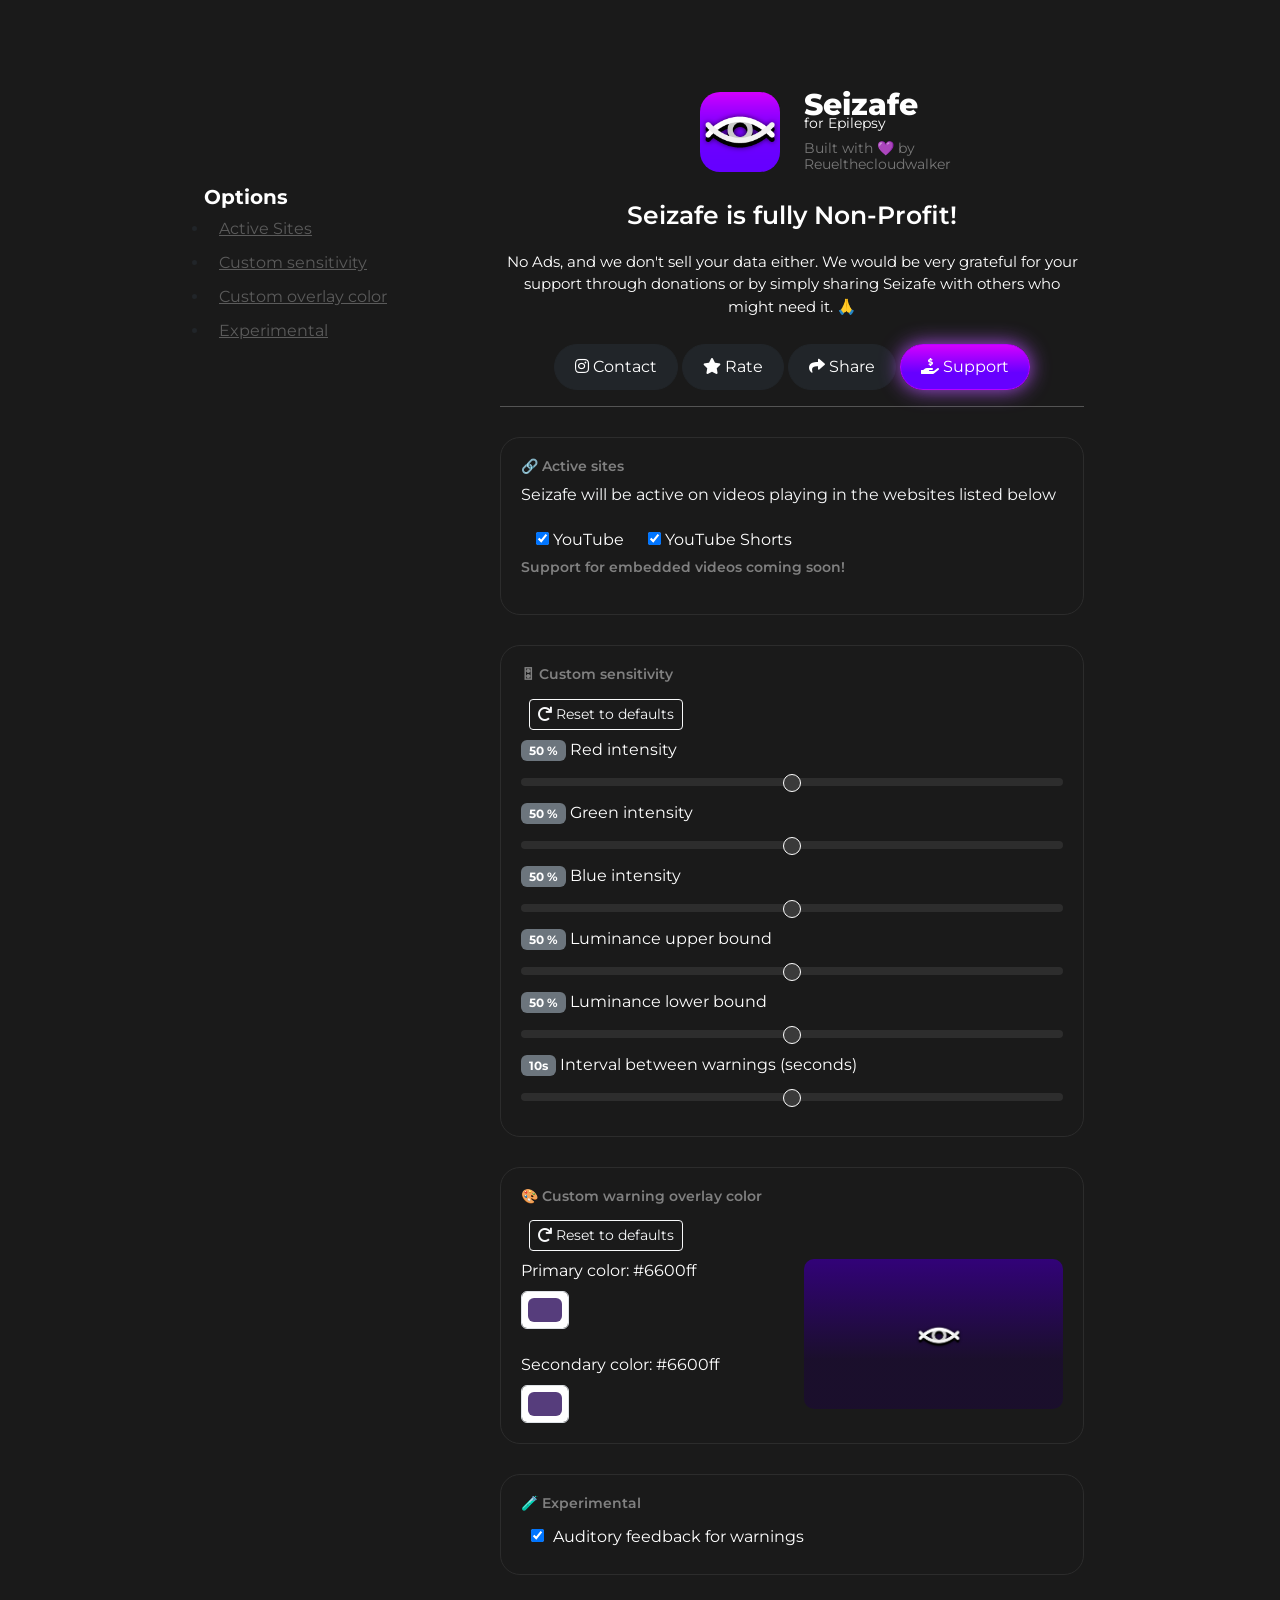
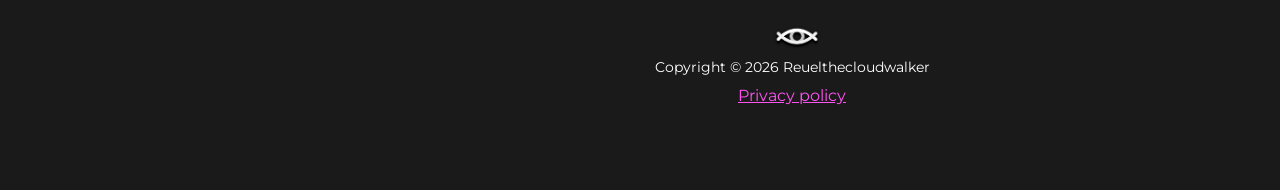
<file: options.html>
<!DOCTYPE html>
<html lang="en">
  <head>
    <meta charset="UTF-8" />
    <link
      rel="icon"
      href="assets/images/32.png"
    />
    <meta
      http-equiv="X-UA-Compatible"
      content="IE=edge"
    />
    <meta
      name="viewport"
      content="width=device-width, initial-scale=1.0"
    />
    <title>Options - Seizafe for Epilepsy</title>
    <link
      href="https://cdn.jsdelivr.net/npm/bootstrap@5.3.0-alpha1/dist/css/bootstrap.min.css"
      rel="stylesheet"
      integrity="sha384-GLhlTQ8iRABdZLl6O3oVMWSktQOp6b7In1Zl3/Jr59b6EGGoI1aFkw7cmDA6j6gD"
      crossorigin="anonymous"
    />

    <!-- fonts -->
    <link
      rel="stylesheet"
      href="https://use.fontawesome.com/releases/v5.15.4/css/all.css"
      integrity="sha384-DyZ88mC6Up2uqS4h/KRgHuoeGwBcD4Ng9SiP4dIRy0EXTlnuz47vAwmeGwVChigm"
      crossorigin="anonymous"
    />
    <link
      rel="preconnect"
      href="https://fonts.googleapis.com"
    />
    <link
      rel="preconnect"
      href="https://fonts.gstatic.com"
      crossorigin
    />
    <link
      href="https://fonts.googleapis.com/css2?family=Montserrat:wght@300;500;600;700;800;900&display=swap"
      rel="stylesheet"
    />

    <style>
      @font-face {
        font-family: "Technology";
        src: url("assets/technology.ttf") format("truetype");
      }
      .technology {
        font-family: "Technology", sans-serif;
      }
      .montserrat {
        font-family: "Montserrat", sans-serif;
      }

      .form-range::-webkit-slider-runnable-track {
        background-color: #2d2d2d;
        border-color: transparent;
      }

      .form-range::-webkit-slider-thumb {
        -webkit-appearance: none;
        width: 18px;
        height: 18px;
        border-radius: 10px;
        background-color: #3a3a3a;
        border: 1px solid #ffffff;
        overflow: visible;
        cursor: pointer;
      }

      .options-nav {
        color: rgb(91, 91, 91);
        padding: 10px;
      }

      .options-nav:hover {
        color: rgb(210, 210, 210);
      }

      ul > li {
        padding-bottom: 10px;
      }
    </style>
  </head>
  <body
    class="montserrat"
    style="background-color: #1a1a1a; overflow-x: hidden"
  >
    <div
      class="p-3 m-3 row justify-content-center"
      align="center"
    >
      <div
        style="
          height: 100px;
          padding-block: 20px;
          padding-inline: 20px;
          border-radius: 0px;
          padding-top: 150px;
          top: 20px;
        "
        class="sticky-top col-lg-3 col-sm-12 d-none d-sm-none d-md-none d-xl-block d-xl-block d-xxl-block"
        align="left"
      >
        <b style="color: white; font-size: 20px">Options</b>
        <ul style="padding: 5px">
          <li>
            <a
              class="options-nav"
              href="#activesites"
              >Active Sites</a
            >
          </li>
          <li>
            <a
              class="options-nav"
              href="#customsensitivty"
              >Custom sensitivity</a
            >
          </li>
          <li>
            <a
              class="options-nav"
              href="#customoverlaycolor"
              >Custom overlay color</a
            >
          </li>
          <li>
            <a
              class="options-nav"
              href="#experimental"
              >Experimental</a
            >
          </li>
        </ul>
      </div>

      <div
        class="col-lg-6 col-sm-12 text-white"
        style="margin-top: 60px"
      >
        <div
          class="row"
          align="left"
        >
          <div
            class="col justify-content-center align-self-center"
            align="right"
          >
            <img
              id="seizafe_eye_open"
              src="assets/images/128.png"
              style="
                width: 80px;
                border-radius: 20px;
                margin: 10px;
                margin-top: 0;
                margin-right: 0;
              "
            />
          </div>
          <div
            class="col justify-content-center align-self-center"
            align="left"
            id="activesites"
          >
            <h1
              class="montserrat"
              style="
                color: white;
                font-weight: 800;
                font-size: 30px;
                line-height: 0.8;
              "
            >
              Seizafe
            </h1>
            <h5
              class="montserrat"
              style="
                color: white;
                font-weight: 400;
                font-size: 14px;
                margin-top: -10px;
              "
            >
              for Epilepsy
            </h5>
            <h5
              class="montserrat"
              style="
                color: rgb(120, 120, 120);
                font-weight: 400;
                font-size: 14px;
                max-width: 120px;
              "
            >
              Built with 💜 by Reuelthecloudwalker
            </h5>
          </div>
        </div>

        <div
          align="center"
          style="margin-top: 10px"
          id="support"
        >
          <p
            style="
              color: white;
              padding-top: 5px;
              font-size: 25px;
              font-weight: 600;
            "
          >
            Seizafe is fully Non-Profit!
          </p>
          <p style="color: white; font-size: 15px">
            No Ads, and we don't sell your data either. We would be very
            grateful for your support through donations or by simply sharing
            Seizafe with others who might need it. 🙏
          </p>

          <button
            class="btn btn-dark btn-large"
            style="
              border-radius: 30px;
              padding-inline: 20px;
              padding-block: 10px;
              margin-top: 10px;
            "
          >
            <i class="fab fa-instagram"></i> Contact
          </button>

          <button
            class="btn btn-dark btn-large"
            style="
              border-radius: 30px;
              padding-inline: 20px;
              padding-block: 10px;
              margin-top: 10px;
            "
          >
            <i class="fas fa-star"></i> Rate
          </button>

          <button
            class="btn btn-dark btn-large"
            style="
              border-radius: 30px;
              padding-inline: 20px;
              padding-block: 10px;
              margin-top: 10px;
            "
          >
            <i class="fas fa-share"></i> Share
          </button>

          <button
            class="btn btn-dark btn-large"
            style="
              border-radius: 30px;
              padding-inline: 20px;
              padding-block: 10px;
              margin-top: 10px;
              border: 1px solid #bb00ff;
              background: linear-gradient(
                0deg,
                rgba(102, 0, 255, 1) 37%,
                rgba(211, 0, 255, 1) 100%
              );
              box-shadow: 0 0 20px 0 rgba(184, 84, 255, 0.904);
            "
          >
            <i class="fas fa-hand-holding-usd"></i> Support
          </button>
        </div>

        <hr />
        <div
          align="left"
          style="
            margin-top: 30px;
            border: 1px solid #2c2c2c;
            border-radius: 20px;
            padding: 20px;
          "
        >
          <h5
            class="montserrat"
            style="color: gray; font-weight: 600; font-size: 14px"
          >
            &#x1F517; Active sites
          </h5>

          <p class="text-light">
            Seizafe will be active on videos playing in the websites listed
            below
          </p>
          <span style="margin-left: 10px">
            <label
              for="youtube"
              style="color: white; padding: 5px"
              ><input
                id="youtube"
                type="checkbox"
                checked
              />
              YouTube</label
            >
          </span>
          <span style="margin-left: 10px">
            <label
              for="youtubeshorts"
              style="color: white; padding: 5px"
              ><input
                id="youtubeshorts"
                type="checkbox"
                checked
              />
              YouTube Shorts</label
            >
          </span>
          <!-- <span style="margin-left: 10px">
            <label
              for="vimeo"
              style="color: white; padding: 5px"
              ><input
                id="vimeo"
                type="checkbox"
                checked
              />
              Vimeo</label
            >
          </span>
          <span style="margin-left: 10px">
            <label
              for="dailymotion"
              style="color: white; padding: 5px"
              ><input
                id="dailymotion"
                type="checkbox"
                checked
              />
              Dailymotion</label
            >
          </span>
          <span style="margin-left: 10px">
            <label
              for="twitter"
              style="color: white; padding: 5px"
              ><input
                id="twitter"
                type="checkbox"
                checked
              />
              Twitter (X/Whatever it's called now)</label
            >
          </span>
          <span style="margin-left: 10px">
            <label
              for="reddit"
              style="color: white; padding: 5px"
              ><input
                id="reddit"
                type="checkbox"
                checked
              />
              Reddit</label
            >
          </span>
          <span style="margin-left: 10px">
            <label
              for="facebook"
              style="color: white; padding: 5px"
              ><input
                id="facebook"
                type="checkbox"
                checked
              />
              Facebook</label
            >
          </span>
          <span style="margin-left: 10px">
            <label
              for="instagram"
              style="color: white; padding: 5px"
              ><input
                id="instagram"
                type="checkbox"
                checked
              />
              Instagram</label
            >
          </span>
          <span style="margin-left: 10px">
            <label
              for="tiktok"
              style="color: white; padding: 5px"
              ><input
                id="tiktok"
                type="checkbox"
                checked
              />
              TikTok</label
            >
          </span>
          <span style="margin-left: 10px">
            <label
              for="netflix"
              style="color: white; padding: 5px"
            >
              <input
                id="netflix"
                type="checkbox"
                checked
              />
              Netflix
            </label>
          </span>
          <span style="margin-left: 10px">
            <label
              for="primevideo"
              style="color: white; padding: 5px"
              ><input
                id="primevideo"
                type="checkbox"
                checked
              />
              Prime Video</label
            >
          </span>
          <span style="margin-left: 10px">
            <label
              for="disneyplus"
              style="color: white; padding: 5px"
              ><input
                id="disneyplus"
                type="checkbox"
                checked
              />
              Disney+</label
            >
          </span>
          <span style="margin-left: 10px">
            <label
              for="hbo"
              style="color: white; padding: 5px"
              ><input
                id="hbo"
                type="checkbox"
                checked
              />
              HBO</label
            >
          </span> -->

          <p style="color: gray; font-weight: 600; font-size: 14px">
            Support for embedded videos coming soon!
          </p>
        </div>

        <div
          align="left"
          style="
            margin-top: 30px;
            border: 1px solid #2c2c2c;
            border-radius: 20px;
            padding: 20px;
          "
          id="customsensitivty"
        >
          <h5
            class="montserrat"
            style="color: gray; font-weight: 600; font-size: 14px"
          >
            &#x1F39B; Custom sensitivity
          </h5>

          <button class="btn btn-outline-light btn-sm m-2">
            <i class="fas fa-redo"></i> Reset to defaults</button
          ><br />

          <label
            for="redRange"
            class="form-label"
            ><span class="badge bg-secondary">50 %</span> Red intensity
          </label>
          <input
            type="range"
            class="form-range"
            id="redRange"
          />

          <label
            for="greenRange"
            class="form-label"
            ><span class="badge bg-secondary">50 %</span> Green intensity</label
          >
          <input
            type="range"
            class="form-range"
            id="greenRange"
          />

          <label
            for="blueRange"
            class="form-label"
            ><span class="badge bg-secondary">50 %</span> Blue intensity</label
          >
          <input
            type="range"
            class="form-range"
            id="blueRange"
          />

          <label
            for="lightUpper"
            class="form-label"
            ><span class="badge bg-secondary">50 %</span> Luminance upper
            bound</label
          >
          <input
            type="range"
            class="form-range"
            id="lightUpper"
          />

          <label
            for="lightLower"
            class="form-label"
            ><span class="badge bg-secondary">50 %</span> Luminance lower
            bound</label
          >
          <input
            type="range"
            class="form-range"
            id="lightLower"
          />

          <label
            for="timeDelay"
            class="form-label"
            ><span class="badge bg-secondary">10s</span> Interval between
            warnings (seconds)</label
          >
          <input
            type="range"
            class="form-range"
            id="timeDelay"
          />
        </div>

        <div
          align="left"
          style="
            margin-top: 30px;
            border: 1px solid #2c2c2c;
            border-radius: 20px;
            padding: 20px;
          "
          id="customoverlaycolor"
        >
          <h5
            class="montserrat"
            style="color: gray; font-weight: 600; font-size: 14px"
          >
            &#x1F3A8; Custom warning overlay color
          </h5>

          <button class="btn btn-outline-light btn-sm m-2">
            <i class="fas fa-redo"></i> Reset to defaults</button
          ><br />

          <div class="row justify-content-center">
            <div class="col">
              <label
                for="primaryColor"
                class="form-label"
                >Primary color: <span id="primary_color">#6600ff</span></label
              >
              <input
                type="color"
                class="form-control form-control-color"
                id="primaryColor"
                value="#563d7c"
                title="Choose your color"
              />
              <script>
                function changePrimaryColor(color) {
                  document.getElementById("primary_color").innerHTML = color;
                }
              </script>
              <br />
              <label
                for="secondaryColor"
                class="form-label"
                >Secondary color:
                <span id="secondary_color">#6600ff</span></label
              >
              <input
                type="color"
                class="form-control form-control-color"
                id="secondaryColor"
                value="#563d7c"
                title="Choose your color"
                onchange="changeSecondaryColor(this.value)"
              />
            </div>
            <script>
              function changeSecondaryColor(color) {
                document.getElementById("secondary_color").innerHTML = color;
              }
            </script>
            <div class="col">
              <div
                style="
                  width: 100%;
                  height: 150px;
                  background: rgb(42, 0, 104);
                  background: linear-gradient(
                    360deg,
                    rgba(27, 2, 65, 0.463) 33%,
                    rgba(52, 0, 129, 0.912) 100%
                  );
                  border-radius: 10px;
                  text-align: center;
                  padding-top: 65px;
                "
              >
                <img
                  id="seizafe_eye_open"
                  src="assets/seizafe_eye.png"
                  style="
                    width: 50px;
                    border-radius: 20px;
                    margin: 10px;
                    margin-top: 0;
                    margin-right: 0;
                  "
                />
              </div>
            </div>
          </div>
        </div>

        <div
          align="left"
          style="
            margin-top: 30px;
            border: 1px solid #2c2c2c;
            border-radius: 20px;
            padding: 20px;
          "
          id="experimental"
        >
          <h5
            class="montserrat"
            style="color: gray; font-weight: 600; font-size: 14px"
          >
            &#x1F9EA; Experimental
          </h5>
          <span style="margin-left: 10px">
            <input
              id="auditoryfeedback"
              type="checkbox"
              checked
            />
            <label
              for="auditoryfeedback"
              style="color: white; padding: 5px"
              >Auditory feedback for warnings
            </label>
          </span>
          <br />
          <!-- <span style="margin-left: 10px">
            <input
              id="blockgifs"
              type="checkbox"
              checked
            />
            <label
              for="blockgifs"
              style="color: white; padding: 5px"
              >Block GIFs</label
            > </span
          ><br /> -->
          <!-- <span style="margin-left: 10px">
            <input id="embeddedvideos" type="checkbox" checked />
            <label for="embeddedvideos" style="color: white; padding: 5px"
              >Enable on embedded videos</label
            >
          </span> -->
        </div>

        <!-- <div align="center" style="margin-top: 30px">
          <h5
            class="montserrat"
            style="color: gray; font-weight: 600; font-size: 14px"
          >
            Collected Data
          </h5>
          <span style="margin-left: 10px; display: inline">
            <label
              for="collecteddata"
              style="color: white; padding: 5px; font-size: 12px"
              ><input id="collecteddata" type="checkbox" checked /> Allow
              Seizafe to collect data about videos that could cause Seizures.
              This helps other Seizafe users. Data collected does not include
              any personally identifiable data.</label
            >
          </span>
        </div> -->

        <div style="margin-top: 50px; margin-bottom: 50px">
          <img
            id="seizafe_eye_open"
            src="assets/seizafe_eye.png"
            style="
              width: 50px;
              border-radius: 20px;
              margin: 10px;
              margin-top: 0;
              margin-right: 0;
            "
          />
          <div>
            <h5
              class="montserrat"
              style="color: white; font-weight: 400; font-size: 14px"
            >
              Copyright &copy;
              <script>
                document.write(new Date().getFullYear());
              </script>
              Reuelthecloudwalker
            </h5>
            <a
              href="#"
              style="color: rgb(255, 82, 241)"
              >Privacy policy</a
            >
          </div>
        </div>
      </div>
    </div>
    <script
      src="https://cdn.jsdelivr.net/npm/bootstrap@5.3.0-alpha1/dist/js/bootstrap.bundle.min.js"
      integrity="sha384-w76AqPfDkMBDXo30jS1Sgez6pr3x5MlQ1ZAGC+nuZB+EYdgRZgiwxhTBTkF7CXvN"
      crossorigin="anonymous"
    ></script>
  </body>
</html>
</file>
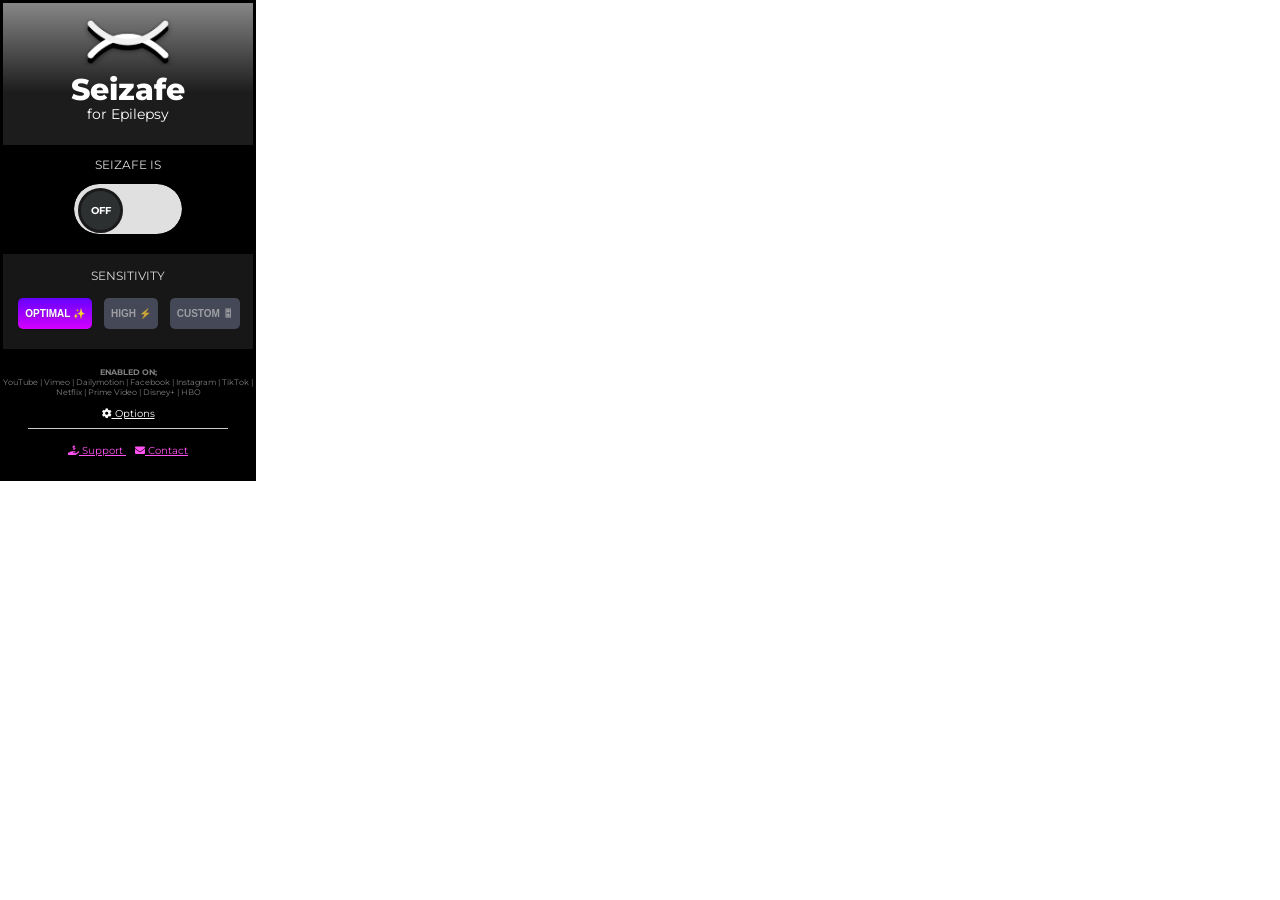
<file: popup.html>
<!DOCTYPE html>
<html>
  <head>
    <link rel="stylesheet" href="assets/index.css" />
    <script src="assets/lottie.min.js"></script>

    <!-- fonts -->
    <link
      rel="stylesheet"
      href="https://use.fontawesome.com/releases/v5.15.4/css/all.css"
      integrity="sha384-DyZ88mC6Up2uqS4h/KRgHuoeGwBcD4Ng9SiP4dIRy0EXTlnuz47vAwmeGwVChigm"
      crossorigin="anonymous"
    />
    <link rel="preconnect" href="https://fonts.googleapis.com" />
    <link rel="preconnect" href="https://fonts.gstatic.com" crossorigin />
    <link
      href="https://fonts.googleapis.com/css2?family=Montserrat:wght@300;500;600;700;800;900&display=swap"
      rel="stylesheet"
    />
    <!-- <link
      href="https://cdn.jsdelivr.net/npm/bootstrap@5.3.0-alpha1/dist/css/bootstrap.min.css"
      rel="stylesheet"
      integrity="sha384-GLhlTQ8iRABdZLl6O3oVMWSktQOp6b7In1Zl3/Jr59b6EGGoI1aFkw7cmDA6j6gD"
      crossorigin="anonymous"
    /> -->

    <style>
      @font-face {
        font-family: "Technology";
        src: url("assets/technology.ttf") format("truetype");
      }
      .technology {
        font-family: "Technology", sans-serif;
      }
      .montserrat {
        font-family: "Montserrat", sans-serif;
      }

      .row {
        display: flex;
      }

      .col-1 {
        flex: 0 0 8.33%; /* Set width to 8.33% (1/12) */
        max-width: 8.33%;
      }

      .col {
        flex: 1; /* Take up remaining space */
      }

      /* Add some styling for better visibility */
      .row,
      .col-1,
      .col {
        border: 1px solid #ccc;
        padding: 10px;
        box-sizing: border-box;
      }
    </style>
  </head>
  <body style="margin: 0px !important">
    <div
      style="
        width: 250px;
        padding: 0;
        margin: 0;
        background-color: black;
        border-width: 1;
        border-style: double;
        border-color: black;
        position: relative;
      "
    >
      <div class="stateindicator_container" id="stateindicator_container">
        <div
          id="animationcontainer"
          style="
            width: 300px;
            position: absolute;
            z-index: 200;
            display: none;
            opacity: 0.5;
          "
        ></div>
        <div class="stateindicatoranimated" id="seizafe_stateindicatoron"></div>
        <div
          class="stateindicatoranimated"
          id="seizafe_stateindicatoroff"
        ></div>
        <div style="position: absolute; z-index: 10; width: 100%; height: 100%">
          <img
            id="seizafe_eye_open"
            src="assets/seizafe_eye.png"
            style="width: 100px; padding-top: 15px; display: none"
          />
          <img
            id="seizafe_eye_closed"
            src="assets/seizafe_eye_closed.png"
            style="width: 100px; padding-top: 15px"
          />
          <h1
            class="montserrat"
            style="
              line-height: 0;
              color: white;
              font-weight: 800;
              font-size: 30px;
            "
          >
            Seizafe
          </h1>
          <h5
            class="montserrat"
            style="
              line-height: 0.2;
              color: white;
              font-weight: 400;
              font-size: 14px;
            "
          >
            for Epilepsy
          </h5>
        </div>
      </div>

      <!-- <a href="#">
        <div style="position: absolute; top: 10px; right: 10px">
          <i
            class="fas fa-cog"
            style="color: rgba(255, 255, 255, 0.64); font-size: 20px"
          ></i></div
      ></a> -->

      <div id="metaBanner" style="display: none">
        <div
          style="
            background-color: #120015;
            border: 2px solid #3e004a;
            padding-inline: 30px;
            padding-block: 5px;
            margin-inline: 15px;
            margin-top: 15px;
            border-radius: 10px;
            text-align: left;
          "
          id="nothingPlayingBanner"
        >
          <p
            class="montserrat"
            style="font-size: 8px; font-weight: 700; color: white"
          >
            Nothing is playing right now...
          </p>
        </div>

        <div
          style="
            background-color: #3a0046;
            border: 1px solid #9600b4;
            padding-inline: 30px;
            padding-block: 5px;
            margin-inline: 15px;
            margin-top: 15px;
            border-radius: 10px;
            text-align: left;
            display: flex;
          "
          id="currentlyPlayingBanner"
        >
          <table style="width: 100%">
            <tr>
              <td style="text-align: left; width: 20%">
                <i
                  class="fas fa-play-circle"
                  style="color: white; font-size: 20px"
                ></i>
              </td>
              <td style="text-align: left; width: 80%">
                <a
                  id="videoPlayingURL"
                  class="montserrat"
                  style="
                    font-size: 6px;
                    color: rgb(255, 82, 241);
                    text-decoration: none;
                    margin: 0;
                    padding: 0;
                  "
                >
                  url
                </a>
                <p
                  id="videoPlayingTitle"
                  class="montserrat"
                  style="
                    font-size: 8px;
                    font-weight: 700;
                    color: white;
                    margin: 0;
                    padding: 0;
                    padding-bottom: 5px;
                  "
                >
                  Title
                </p>
              </td>
            </tr>
          </table>
        </div>
      </div>

      <div class="montserrat" style="text-align: center">
        <p
          class="montserrat"
          style="font-size: 12px; font-weight: 400; color: rgb(219, 219, 219)"
        >
          SEIZAFE IS
        </p>

        <div class="button r" id="button-3" style="margin-top: 5px">
          <input type="checkbox" class="checkbox" id="seizafe_state" />
          <div class="knobs"></div>
          <div class="layer"></div>
        </div>

        <!-- <div
          style="
            background-color: #000000;
            opacity: 1;
            background-image: linear-gradient(
                135deg,
                #171717 25%,
                transparent 25%
              ),
              linear-gradient(225deg, #171717 25%, transparent 25%),
              linear-gradient(45deg, #171717 25%, transparent 25%),
              linear-gradient(315deg, #171717 25%, #000000 25%);
            background-position: 10px 0, 10px 0, 0 0, 0 0;
            background-size: 20px 20px;
            background-repeat: repeat;
            margin-top: 20px;
            padding-top: 2px;
            padding-bottom: 20px;
            position: relative;
          "
        > -->
        <div
          style="
            background-color: #171717;
            opacity: 1;
            background-size: 20px 20px;
            margin-top: 20px;
            padding-top: 2px;
            padding-bottom: 20px;
            position: relative;
          "
        >
          <div style="position: relative">
            <p
              class="montserrat"
              style="
                font-size: 12px;
                font-weight: 400;
                color: rgb(219, 219, 219);
              "
            >
              SENSITIVITY
            </p>
            <div class="radio montserrat">
              <input
                label="OPTIMAL &#x2728;"
                type="radio"
                id="bestsensitivity"
                name="sensitivity_radio"
                value="best"
                checked
              />
              <input
                label="HIGH &#x26A1;"
                type="radio"
                id="highsensitivity"
                name="sensitivity_radio"
                value="high"
              />
              <input
                label="CUSTOM &#x1F39B;"
                type="radio"
                id="lowsensitivity"
                name="sensitivity_radio"
                value="low"
              />
            </div>
          </div>
        </div>

        <div style="padding-top: 10px; padding-bottom: 20px">
          <p style="font-size: 8px; color: gray">
            <b>ENABLED ON;</b> <br />
            YouTube | Vimeo | Dailymotion | Facebook | Instagram | TikTok |
            Netflix | Prime Video | Disney+ | HBO
            <br /><br />
            <a
              id="optionslink"
              style="font-size: 10px; color: rgb(255, 255, 255)"
              href="#"
              ><i class="fas fa-cog"></i> Options
            </a>
          </p>
          <!-- <p style="font-size: 8px; color: gray"><b>WORKS ON;</b></p>
          <div class="scrollmenu">
            <a href="#">YouTube</a>
            <a href="#">Vimeo</a>
            <a href="#">Dailymotion</a>
            <a href="#">Facebook</a>
            <a href="#">Instagram</a>
            <a href="#">TikTok</a>
            <a href="#">Reddit</a>
            <a href="#">Netflix</a>
            <a href="#">Prime Video</a>
            <a href="#">Disney+</a>
            <a href="#">HBO</a>
          </div> -->

          <hr
            class="solid"
            style="width: 80%; border: 0; border-top: 1px solid #ccc"
          />

          <!-- <div
            style="
              transform: scale(0.6);
              margin-top: -5px;
              margin-bottom: -28px;
            "
          >
            <input id="adscheckbox" type="checkbox" />
            <label for="adscheckbox" style="color: white">
              Display ads on alerts <br />(Supports the developer)</label
            >
          </div> -->

          <div style="margin-top: 10px">
            <a style="font-size: 10px; color: rgb(255, 82, 241)" href=""
              ><i class="fas fa-hand-holding-usd"></i> Support
            </a>
            |
            <a style="font-size: 10px; color: rgb(255, 82, 241)" href=""
              ><i class="fas fa-envelope"></i> Contact
            </a>
          </div>
        </div>
      </div>
    </div>

    <script src="popup.js"></script>
  </body>
</html>
</file>
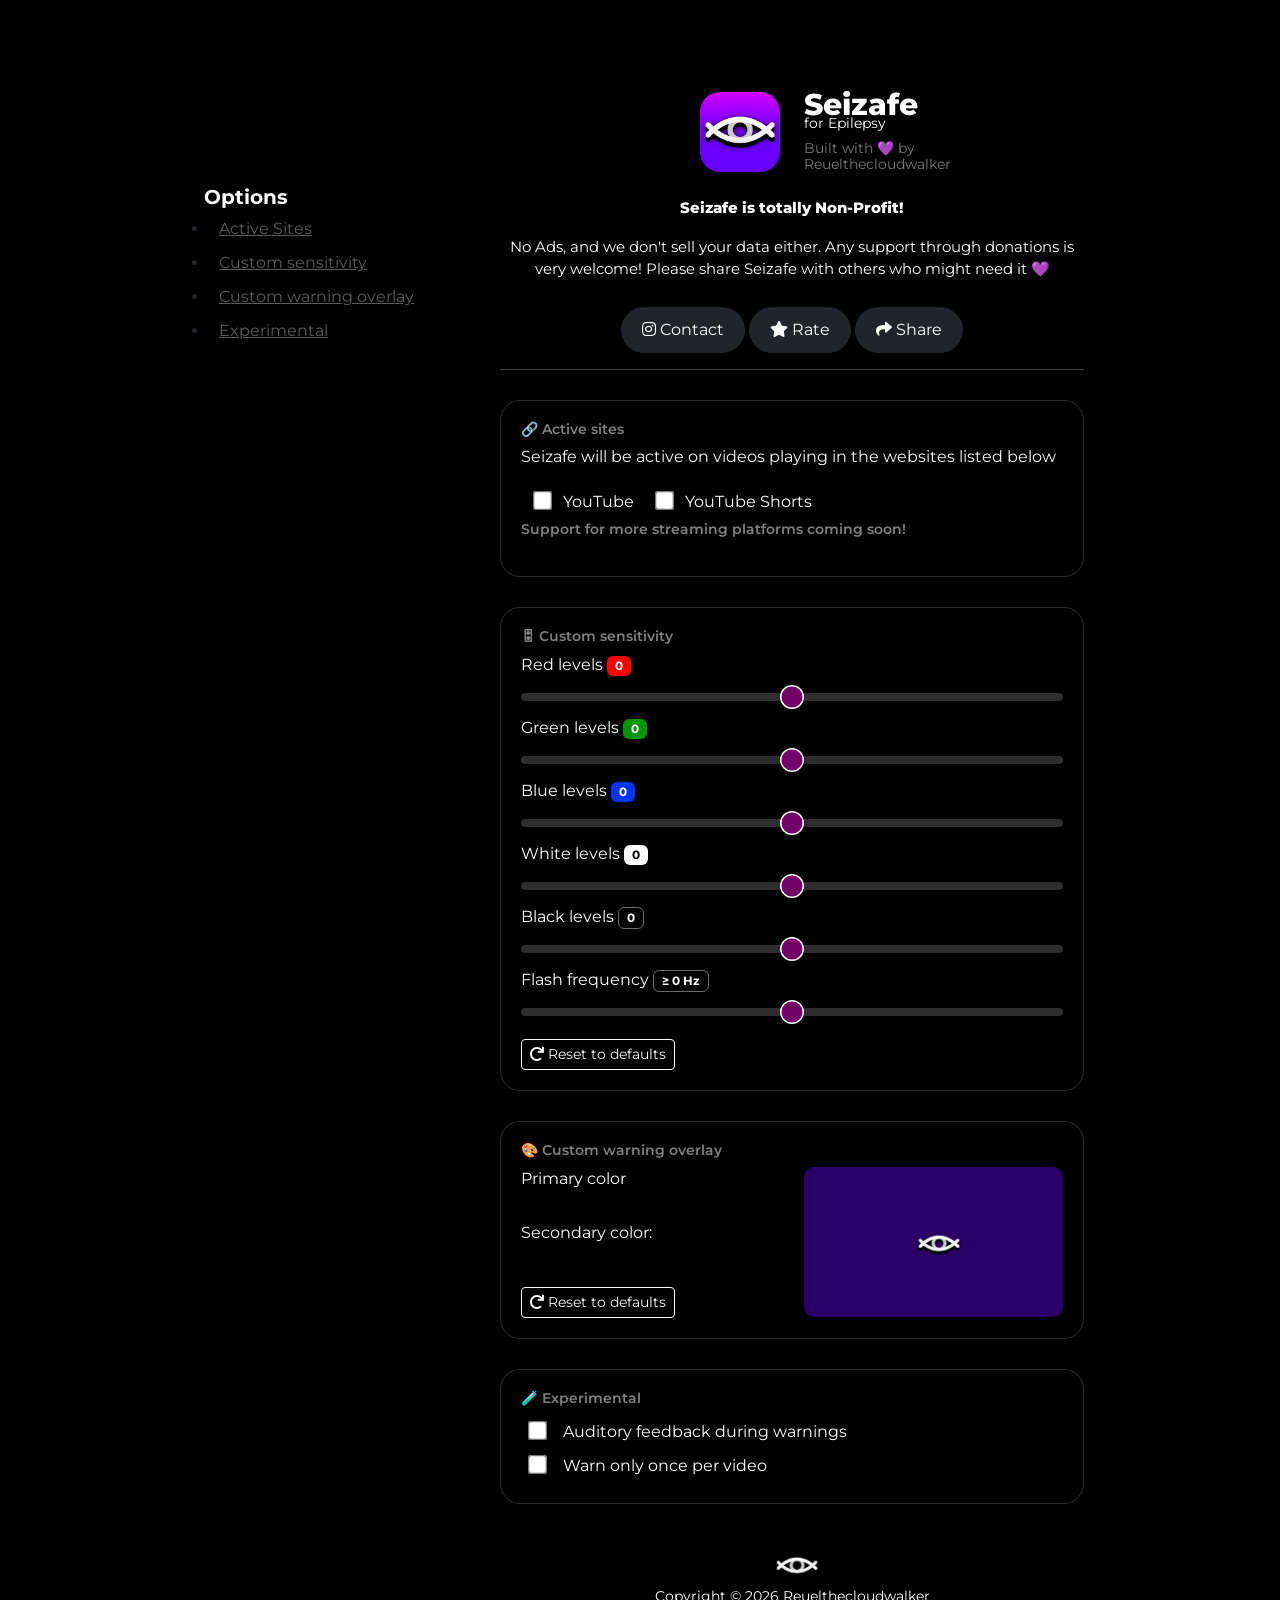
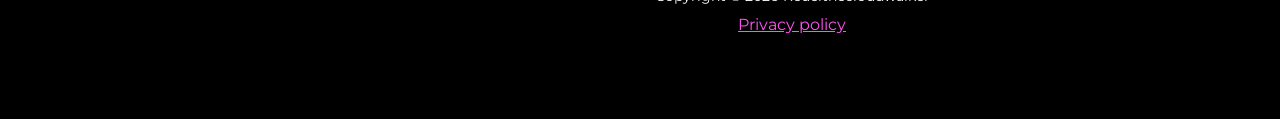
<file: options/options.html>
<!DOCTYPE html>
<html lang="en">
  <head>
    <meta charset="UTF-8" />
    <link
      rel="icon"
      href="../assets/images/32.png"
    />
    <link
      rel="stylesheet"
      href="options.css"
    />
    <meta
      http-equiv="X-UA-Compatible"
      content="IE=edge"
    />
    <meta
      name="viewport"
      content="width=device-width, initial-scale=1.0"
    />
    <meta
      name="description"
      content="Seizafe for Epilepsy"
    />
    <title>Options - Seizafe for Epilepsy</title>
    <link
      href="https://cdn.jsdelivr.net/npm/bootstrap@5.3.0-alpha1/dist/css/bootstrap.min.css"
      rel="stylesheet"
      integrity="sha384-GLhlTQ8iRABdZLl6O3oVMWSktQOp6b7In1Zl3/Jr59b6EGGoI1aFkw7cmDA6j6gD"
      crossorigin="anonymous"
    />

    <!-- fonts -->
    <link
      rel="stylesheet"
      href="https://use.fontawesome.com/releases/v5.15.4/css/all.css"
      integrity="sha384-DyZ88mC6Up2uqS4h/KRgHuoeGwBcD4Ng9SiP4dIRy0EXTlnuz47vAwmeGwVChigm"
      crossorigin="anonymous"
    />
    <link
      rel="preconnect"
      href="https://fonts.googleapis.com"
    />
    <link
      rel="preconnect"
      href="https://fonts.gstatic.com"
      crossorigin
    />
    <link
      href="https://fonts.googleapis.com/css2?family=Montserrat:wght@300;500;600;700;800;900&display=swap"
      rel="stylesheet"
    />
  </head>
  <body class="montserrat">
    <div
      class="p-3 m-3 row justify-content-center"
      align="center"
    >
      <div
        style="
          height: 100px;
          padding-block: 20px;
          padding-inline: 20px;
          border-radius: 0px;
          padding-top: 150px;
          top: 20px;
        "
        class="sticky-top col-lg-3 col-sm-12 d-none d-sm-none d-md-none d-xl-block d-xl-block d-xxl-block"
        align="left"
      >
        <b style="color: white; font-size: 20px">Options</b>
        <ul style="padding: 5px">
          <li>
            <a
              class="options-nav"
              href="#activesites"
              >Active Sites</a
            >
          </li>
          <li>
            <a
              class="options-nav"
              href="#customsensitivity"
              >Custom sensitivity</a
            >
          </li>
          <li>
            <a
              class="options-nav"
              href="#customwarningoverlay"
              >Custom warning overlay</a
            >
          </li>
          <li>
            <a
              class="options-nav"
              href="#experimental"
              >Experimental</a
            >
          </li>
        </ul>
      </div>

      <div
        class="col-lg-6 col-sm-12 text-white"
        style="margin-top: 60px"
      >
        <div
          class="row"
          align="left"
        >
          <div
            class="col justify-content-center align-self-center"
            align="right"
          >
            <img
              id="seizafe_eye_open"
              src="../assets/images/128.png"
              style="
                width: 80px;
                border-radius: 20px;
                margin: 10px;
                margin-top: 0;
                margin-right: 0;
                /* box-shadow: 0 0 20px 0 rgba(184, 84, 255, 0.904); */
              "
            />
          </div>
          <div
            class="col justify-content-center align-self-center"
            align="left"
            id="activesites"
          >
            <h1
              class="montserrat"
              style="
                color: white;
                font-weight: 800;
                font-size: 30px;
                line-height: 0.8;
              "
            >
              Seizafe
            </h1>
            <h5
              class="montserrat"
              style="
                color: white;
                font-weight: 400;
                font-size: 14px;
                margin-top: -10px;
              "
            >
              for Epilepsy
            </h5>
            <h5
              class="montserrat"
              style="
                color: rgb(120, 120, 120);
                font-weight: 400;
                font-size: 14px;
                max-width: 120px;
              "
            >
              Built with 💜 by Reuelthecloudwalker
            </h5>
          </div>
        </div>

        <div
          align="center"
          style="margin-top: 10px"
          id="support"
        >
          <p
            style="
              color: white;
              padding-top: 5px;
              font-size: 15px;
              font-weight: 800;
            "
          >
            Seizafe is totally Non-Profit!
          </p>
          <p style="color: white; font-size: 15px">
            No Ads, and we don't sell your data either. Any support through
            donations is very welcome! Please share Seizafe with others who
            might need it 💜
          </p>

          <a
            href="https://www.instagram.com/seizafeforepilepsy/"
            target="_blank"
          >
            <button
              class="btn btn-dark btn-large"
              style="
                border-radius: 30px;
                padding-inline: 20px;
                padding-block: 10px;
                margin-top: 10px;
              "
            >
              <i class="fab fa-instagram"></i> Contact
            </button></a
          >

          <a
            target="_blank"
            href="https://chromewebstore.google.com/detail/seizafe-epilepsy-alert-fo/goageegpmdbgenkgkhfhnnjmgmgboegi"
          >
            <button
              class="btn btn-dark btn-large"
              style="
                border-radius: 30px;
                padding-inline: 20px;
                padding-block: 10px;
                margin-top: 10px;
              "
            >
              <i class="fas fa-star"></i> Rate
            </button></a
          >

          <button
            id="shareBtn"
            class="btn btn-dark btn-large"
            style="
              border-radius: 30px;
              padding-inline: 20px;
              padding-block: 10px;
              margin-top: 10px;
            "
          >
            <i class="fas fa-share"></i> Share
          </button>

          <div id="snackbar">
            <i class="fas fa-check-circle"></i> Link copied to your clipboard
          </div>

          <!-- <button
            class="btn btn-dark btn-large"
            style="
              border-radius: 30px;
              padding-inline: 20px;
              padding-block: 10px;
              margin-top: 10px;
              border: 1px solid #bb00ff;
              background: linear-gradient(
                0deg,
                rgba(102, 0, 255, 1) 37%,
                rgba(211, 0, 255, 1) 100%
              );
              box-shadow: 0 0 20px 0 rgba(184, 84, 255, 0.904);
            "
          >
            <i class="fas fa-hand-holding-usd"></i> Support
          </button> -->
        </div>

        <hr />
        <div
          align="left"
          style="
            margin-top: 30px;
            border: 1px solid #2c2c2c;
            border-radius: 20px;
            padding: 20px;
          "
        >
          <h5
            class="montserrat"
            style="color: gray; font-weight: 600; font-size: 14px"
          >
            &#x1F517; Active sites
          </h5>

          <p class="text-light">
            Seizafe will be active on videos playing in the websites listed
            below
          </p>
          <span style="margin-left: 10px">
            <label
              for="youtube"
              style="color: white; padding: 5px"
              ><input
                id="youtube"
                type="checkbox"
              />
              YouTube</label
            >
          </span>
          <span style="margin-left: 10px">
            <label
              for="youtubeshorts"
              style="color: white; padding: 5px"
              ><input
                id="youtubeshorts"
                type="checkbox"
              />
              YouTube Shorts</label
            >
          </span>
          <!-- <span style="margin-left: 10px">
            <label
              for="vimeo"
              style="color: white; padding: 5px"
              ><input
                id="vimeo"
                type="checkbox"
                checked
              />
              Vimeo</label
            >
          </span>
          <span style="margin-left: 10px">
            <label
              for="dailymotion"
              style="color: white; padding: 5px"
              ><input
                id="dailymotion"
                type="checkbox"
                checked
              />
              Dailymotion</label
            >
          </span>
          <span style="margin-left: 10px">
            <label
              for="twitter"
              style="color: white; padding: 5px"
              ><input
                id="twitter"
                type="checkbox"
                checked
              />
              Twitter (X/Whatever it's called now)</label
            >
          </span>
          <span style="margin-left: 10px">
            <label
              for="reddit"
              style="color: white; padding: 5px"
              ><input
                id="reddit"
                type="checkbox"
                checked
              />
              Reddit</label
            >
          </span>
          <span style="margin-left: 10px">
            <label
              for="facebook"
              style="color: white; padding: 5px"
              ><input
                id="facebook"
                type="checkbox"
                checked
              />
              Facebook</label
            >
          </span>
          <span style="margin-left: 10px">
            <label
              for="instagram"
              style="color: white; padding: 5px"
              ><input
                id="instagram"
                type="checkbox"
                checked
              />
              Instagram</label
            >
          </span>
          <span style="margin-left: 10px">
            <label
              for="tiktok"
              style="color: white; padding: 5px"
              ><input
                id="tiktok"
                type="checkbox"
                checked
              />
              TikTok</label
            >
          </span>
          <span style="margin-left: 10px">
            <label
              for="netflix"
              style="color: white; padding: 5px"
            >
              <input
                id="netflix"
                type="checkbox"
                checked
              />
              Netflix
            </label>
          </span>
          <span style="margin-left: 10px">
            <label
              for="primevideo"
              style="color: white; padding: 5px"
              ><input
                id="primevideo"
                type="checkbox"
                checked
              />
              Prime Video</label
            >
          </span>
          <span style="margin-left: 10px">
            <label
              for="disneyplus"
              style="color: white; padding: 5px"
              ><input
                id="disneyplus"
                type="checkbox"
                checked
              />
              Disney+</label
            >
          </span>
          <span style="margin-left: 10px">
            <label
              for="hbo"
              style="color: white; padding: 5px"
              ><input
                id="hbo"
                type="checkbox"
                checked
              />
              HBO</label
            >
          </span> -->

          <p style="color: gray; font-weight: 600; font-size: 14px">
            Support for more streaming platforms coming soon!
          </p>

          <!-- <p style="color: gray; font-weight: 600; font-size: 14px">
            Support for embedded videos coming soon!
          </p> -->
        </div>

        <div
          align="left"
          style="
            margin-top: 30px;
            border: 1px solid #2c2c2c;
            border-radius: 20px;
            padding: 20px;
          "
          id="customsensitivity"
        >
          <h5
            class="montserrat"
            style="color: gray; font-weight: 600; font-size: 14px"
          >
            &#x1F39B; Custom sensitivity
          </h5>

          <label
            for="redRange"
            class="form-label"
            >Red levels
            <span
              id="redLevels"
              class="badge"
              >0</span
            >
          </label>
          <input
            type="range"
            class="form-range"
            id="redRange"
          />

          <label
            for="greenRange"
            class="form-label"
            >Green levels
            <span
              id="greenLevels"
              class="badge"
              >0</span
            >
          </label>
          <input
            type="range"
            class="form-range"
            id="greenRange"
          />

          <label
            for="blueRange"
            class="form-label"
            >Blue levels
            <span
              id="blueLevels"
              class="badge"
              >0</span
            ></label
          >
          <input
            type="range"
            class="form-range"
            id="blueRange"
          />

          <label
            for="whiteRange"
            class="form-label"
          >
            White levels
            <span
              id="whiteLevels"
              class="badge"
              >0</span
            ></label
          >
          <input
            type="range"
            class="form-range"
            id="whiteRange"
          />

          <label
            for="blackRange"
            class="form-label"
          >
            Black levels
            <span
              id="blackLevels"
              class="badge"
              >0</span
            ></label
          >
          <input
            type="range"
            class="form-range"
            id="blackRange"
          />

          <label
            for="flashFrequencyRange"
            class="form-label"
            >Flash frequency
            <span
              id="flashFrequency"
              class="badge"
              >≥ 0 Hz</span
            >
          </label>
          <input
            type="range"
            class="form-range"
            id="flashFrequencyRange"
          />

          <div class="mt-2">
            <button class="btn btn-outline-light btn-sm">
              <i class="fas fa-redo"></i> Reset to defaults
            </button>
          </div>
        </div>

        <div
          align="left"
          style="
            margin-top: 30px;
            border: 1px solid #2c2c2c;
            border-radius: 20px;
            padding: 20px;
          "
          id="customwarningoverlay"
        >
          <h5
            class="montserrat"
            style="color: gray; font-weight: 600; font-size: 14px"
          >
            &#x1F3A8; Custom warning overlay
          </h5>

          <div class="row justify-content-center">
            <div class="col">
              <label
                for="primaryColor"
                class="form-label"
                >Primary color
                <span
                  id="primary_color"
                  class="badge"
                ></span
              ></label>
              <input
                type="color"
                class="form-control form-control-color"
                id="primaryColor"
                value="#6600ff"
                title="Choose your primary color"
              />
              <br />
              <label
                for="secondaryColor"
                class="form-label"
                >Secondary color:
                <span
                  id="secondary_color"
                  class="badge"
                ></span
              ></label>
              <input
                type="color"
                class="form-control form-control-color"
                id="secondaryColor"
                value="#bb00ff"
                title="Choose your secondary color"
              />
            </div>
            <div class="col">
              <div style="background-color: black; border-radius: 10px">
                <div
                  id="customWarningOverlay"
                  style="
                    width: 100%;
                    height: 150px;
                    border-radius: 10px;
                    text-align: center;
                    padding-top: 65px;
                    background: rgb(42, 0, 104);
                    user-select: none;
                  "
                >
                  <img
                    id="seizafe_eye_open"
                    src="../assets/seizafe_eye.png"
                    style="
                      width: 50px;
                      border-radius: 20px;
                      margin: 10px;
                      margin-top: 0;
                      margin-right: 0;
                    "
                  />
                </div>
              </div>
            </div>
          </div>

          <div style="margin-top: -30px">
            <button
              id="resetCustomWarning"
              class="btn btn-outline-light btn-sm"
            >
              <i class="fas fa-redo"></i> Reset to defaults
            </button>
          </div>
        </div>

        <div
          align="left"
          style="
            margin-top: 30px;
            border: 1px solid #2c2c2c;
            border-radius: 20px;
            padding: 20px;
          "
          id="experimental"
        >
          <h5
            class="montserrat"
            style="color: gray; font-weight: 600; font-size: 14px"
          >
            &#x1F9EA; Experimental
          </h5>
          <span style="margin-left: 10px">
            <input
              id="auditoryfeedback"
              type="checkbox"
            />
            <label
              for="auditoryfeedback"
              style="color: white; padding: 5px"
              >Auditory feedback during warnings
            </label>
          </span>
          <br />
          <span style="margin-left: 10px">
            <input
              id="warnonce"
              type="checkbox"
            />
            <label
              for="warnonce"
              style="color: white; padding: 5px"
              >Warn only once per video
            </label>
          </span>
          <br />
          <!-- <span style="margin-left: 10px">
            <input
              id="blockgifs"
              type="checkbox"
              checked
            />
            <label
              for="blockgifs"
              style="color: white; padding: 5px"
              >Block GIFs</label
            > </span
          ><br /> -->
          <!-- <span style="margin-left: 10px">
            <input id="embeddedvideos" type="checkbox" checked />
            <label for="embeddedvideos" style="color: white; padding: 5px"
              >Enable on embedded videos</label
            >
          </span> -->
        </div>

        <!-- <div align="center" style="margin-top: 30px">
          <h5
            class="montserrat"
            style="color: gray; font-weight: 600; font-size: 14px"
          >
            Collected Data
          </h5>
          <span style="margin-left: 10px; display: inline">
            <label
              for="collecteddata"
              style="color: white; padding: 5px; font-size: 12px"
              ><input id="collecteddata" type="checkbox" checked /> Allow
              Seizafe to collect data about videos that could cause Seizures.
              This helps other Seizafe users. Data collected does not include
              any personally identifiable data.</label
            >
          </span>
        </div> -->

        <div style="margin-top: 50px; margin-bottom: 50px">
          <img
            id="seizafe_eye_open"
            src="../assets/seizafe_eye.png"
            style="
              width: 50px;
              border-radius: 20px;
              margin: 10px;
              margin-top: 0;
              margin-right: 0;
            "
          />
          <div>
            <h5
              class="montserrat"
              style="color: white; font-weight: 400; font-size: 14px"
            >
              Copyright &copy;
              <script>
                document.write(new Date().getFullYear());
              </script>
              Reuelthecloudwalker
            </h5>
            <a
              href="#"
              style="color: rgb(255, 82, 241)"
              >Privacy policy</a
            >
          </div>
        </div>
      </div>
    </div>
    <script src="options.js"></script>
  </body>
</html>
</file>
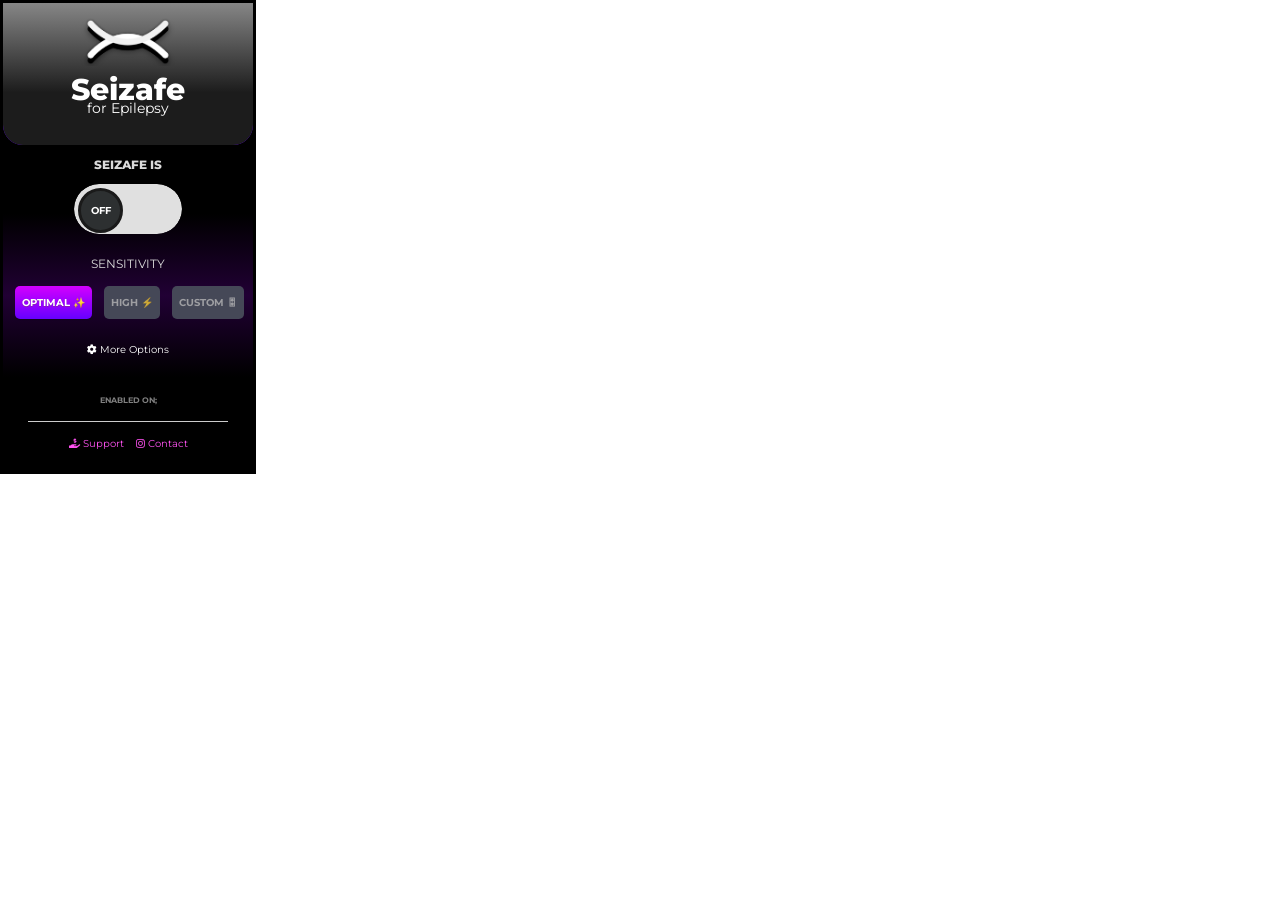
<file: popup/popup.html>
<!DOCTYPE html>
<html>
  <head>
    <link
      rel="stylesheet"
      href="popup.css"
    />
    <script src="../assets/lottie.min.js"></script>

    <!-- fonts -->
    <link
      rel="stylesheet"
      href="https://use.fontawesome.com/releases/v5.15.4/css/all.css"
      integrity="sha384-DyZ88mC6Up2uqS4h/KRgHuoeGwBcD4Ng9SiP4dIRy0EXTlnuz47vAwmeGwVChigm"
      crossorigin="anonymous"
    />
    <link
      rel="preconnect"
      href="https://fonts.googleapis.com"
    />
    <link
      rel="preconnect"
      href="https://fonts.gstatic.com"
      crossorigin
    />
    <link
      href="https://fonts.googleapis.com/css2?family=Montserrat:wght@300;500;600;700;800;900&display=swap"
      rel="stylesheet"
    />
    <!-- <link
      href="https://cdn.jsdelivr.net/npm/bootstrap@5.3.0-alpha1/dist/css/bootstrap.min.css"
      rel="stylesheet"
      integrity="sha384-GLhlTQ8iRABdZLl6O3oVMWSktQOp6b7In1Zl3/Jr59b6EGGoI1aFkw7cmDA6j6gD"
      crossorigin="anonymous"
    /> -->

    <style>
      @font-face {
        font-family: "Technology";
        src: url("../assets/technology.ttf") format("truetype");
      }
      .technology {
        font-family: "Technology", sans-serif;
      }
      .montserrat {
        font-family: "Montserrat", sans-serif;
      }

      .row {
        display: flex;
      }

      .col-1 {
        flex: 0 0 8.33%; /* Set width to 8.33% (1/12) */
        max-width: 8.33%;
      }

      .col {
        flex: 1; /* Take up remaining space */
      }

      /* Add some styling for better visibility */
      .row,
      .col-1,
      .col {
        border: 1px solid #ccc;
        padding: 10px;
        box-sizing: border-box;
      }
    </style>
  </head>
  <body style="margin: 0px !important">
    <div
      style="
        width: 250px;
        padding: 0;
        margin: 0;
        background-color: #000000 !important;
        background-size: 80%;
        background-repeat: repeat !important;
        border-width: 1;
        border-style: double;
        border-color: black;
        position: relative;
      "
    >
      <div
        class="stateindicator_container"
        id="stateindicator_container"
      >
        <div
          id="animationcontainer"
          style="
            width: 300px;
            position: absolute;
            z-index: 200;
            display: none;
            opacity: 0.5;
          "
        ></div>
        <div
          class="stateindicatoranimated"
          id="seizafe_stateindicatoron"
        ></div>
        <div
          class="stateindicatoranimated"
          id="seizafe_stateindicatoroff"
        ></div>
        <div style="position: absolute; z-index: 10; width: 100%; height: 100%">
          <img
            id="seizafe_eye_open"
            src="../assets/seizafe_eye.png"
            style="width: 100px; padding-top: 15px; display: none"
          />
          <img
            id="seizafe_eye_closed"
            src="../assets/seizafe_eye_closed.png"
            style="width: 100px; padding-top: 15px"
          />
          <h1
            class="montserrat"
            style="
              line-height: 0;
              color: white;
              font-weight: 800;
              font-size: 30px;
            "
          >
            Seizafe
          </h1>
          <h5
            class="montserrat"
            style="
              line-height: 0.2;
              color: white;
              font-weight: 400;
              font-size: 14px;
              margin-top: -3px;
            "
          >
            for Epilepsy
          </h5>
        </div>
      </div>

      <!-- <a href="#">
        <div style="position: absolute; top: 10px; right: 10px">
          <i
            class="fas fa-cog"
            style="color: rgba(255, 255, 255, 0.64); font-size: 20px"
          ></i></div
      ></a> -->

      <div
        id="metaBanner"
        style="display: none"
      >
        <div id="nothingPlayingBanner">
          <p
            class="montserrat"
            style="
              font-size: 8px;
              font-weight: 700;
              color: rgba(255, 255, 255, 0.765);
              text-align: center;
            "
          >
            <b
              style="
                font-size: 10px;
                font-weight: 900;
                transform: rotate(-45deg);
                display: inline-block;
                margin-right: 5px;
                color: #eb87ff;
              "
              >Zzz</b
            >
            Nothing's playing on this website
          </p>
        </div>

        <div
          id="currentlyPlayingBanner"
          style="display: none"
        >
          <table style="width: 100%">
            <tr>
              <td style="text-align: left">
                <!-- <i
                  class="fas fa-play-circle"
                  style="color: white; font-size: 20px"
                ></i> -->
                <div
                  id="videoPlayingThumbnail"
                  style="
                    width: 70px;
                    height: 50px;
                    background-color: #000000;
                    border-radius: 5px;
                    background-size: cover;
                    background-position: center;
                  "
                ></div>
              </td>
              <td style="text-align: left; width: 80%; padding-left: 10px">
                <p
                  id="videoPlayingSite"
                  class="montserrat"
                  style="
                    font-size: 6px;
                    color: rgb(255, 82, 241);
                    text-decoration: none;
                    margin: 0;
                    padding: 0;
                  "
                >
                  site
                </p>
                <p
                  id="videoPlayingChannel"
                  class="montserrat"
                  style="
                    font-size: 6px;
                    color: rgb(255, 82, 241);
                    text-decoration: none;
                    margin: 0;
                    padding: 0;
                    font-weight: 800;
                  "
                >
                  channel
                </p>
                <p
                  id="videoPlayingTitle"
                  class="montserrat"
                  style="
                    font-size: 8px;
                    font-weight: 700;
                    color: white;
                    margin: 0;
                    padding: 0;
                    padding-bottom: 5px;
                  "
                >
                  Title
                </p>
              </td>
            </tr>
          </table>
        </div>
      </div>

      <div
        class="montserrat"
        style="text-align: center"
      >
        <p
          class="montserrat"
          style="font-size: 12px; font-weight: 800; color: rgb(219, 219, 219)"
        >
          SEIZAFE IS
        </p>

        <div
          class="button r"
          id="button-3"
          style="margin-top: 5px"
        >
          <input
            type="checkbox"
            class="checkbox"
            id="seizafe_state"
          />
          <div class="knobs"></div>
          <div class="layer"></div>
        </div>

        <!-- <div
          style="
            background-color: #000000;
            opacity: 1;
            background-image: linear-gradient(
                135deg,
                #171717 25%,
                transparent 25%
              ),
              linear-gradient(225deg, #171717 25%, transparent 25%),
              linear-gradient(45deg, #171717 25%, transparent 25%),
              linear-gradient(315deg, #171717 25%, #000000 25%);
            background-position: 10px 0, 10px 0, 0 0, 0 0;
            background-size: 20px 20px;
            background-repeat: repeat;
            margin-top: 20px;
            padding-top: 2px;
            padding-bottom: 20px;
            position: relative;
          "
        > -->
        <div
          style="
            /* background-color: #171717; */
            background: rgb(0, 0, 0);
            background: linear-gradient(
              0deg,
              rgba(0, 0, 0, 0) 0%,
              rgba(46, 0, 73, 0.715) 50%,
              rgba(0, 0, 0, 0) 100%
            );
            margin-top: -20px;
            padding-top: 30px;
            padding-bottom: 20px;
            position: relative;
          "
        >
          <div style="position: relative">
            <p
              class="montserrat"
              style="
                font-size: 12px;
                font-weight: 400;
                color: rgb(219, 219, 219);
              "
            >
              SENSITIVITY
            </p>
            <div class="radio montserrat">
              <input
                class="montserrat"
                label="OPTIMAL &#x2728;"
                type="radio"
                id="bestsensitivity"
                name="sensitivity_radio"
                value="best"
                checked
              />
              <input
                class="montserrat"
                label="HIGH &#x26A1;"
                type="radio"
                id="highsensitivity"
                name="sensitivity_radio"
                value="high"
              />
              <input
                class="montserrat"
                label="CUSTOM &#x1F39B;"
                type="radio"
                id="customsensitivity"
                name="sensitivity_radio"
                value="custom"
              />
            </div>
          </div>
          <br />
          <a
            id="optionslink"
            href="#"
            ><i class="fas fa-cog"></i> More Options
          </a>
        </div>

        <div style="padding-top: 10px; padding-bottom: 20px">
          <p style="font-size: 8px; color: gray">
            <b>ENABLED ON;</b> 
            <p id="activeSitesList" style="font-size: 8px; color: gray">
            </p>
          </p>
          <!-- <p style="font-size: 8px; color: gray"><b>WORKS ON;</b></p>
          <div class="scrollmenu">
            <a href="#">YouTube</a>
            <a href="#">Vimeo</a>
            <a href="#">Dailymotion</a>
            <a href="#">Facebook</a>
            <a href="#">Instagram</a>
            <a href="#">TikTok</a>
            <a href="#">Reddit</a>
            <a href="#">Netflix</a>
            <a href="#">Prime Video</a>
            <a href="#">Disney+</a>
            <a href="#">HBO</a>
          </div> -->

          <hr
            class="solid"
            style="width: 80%; border: 0; border-top: 1px solid #ccc"
          />

          <!-- <div
            style="
              transform: scale(0.6);
              margin-top: -5px;
              margin-bottom: -28px;
            "
          >
            <input id="adscheckbox" type="checkbox" />
            <label for="adscheckbox" style="color: white">
              Display ads on alerts <br />(Supports the developer)</label
            >
          </div> -->

          <div style="margin-top: 10px">
            <a
              class="footerlink"
              href=""
              ><i class="fas fa-hand-holding-usd"></i> Support
            </a>
            |
            <a
              class="footerlink"
              href=""
              ><i class="fab fa-instagram"></i> Contact
            </a>
          </div>
        </div>
      </div>
    </div>

    <script src="popup.js"></script>
  </body>
</html>
</file>
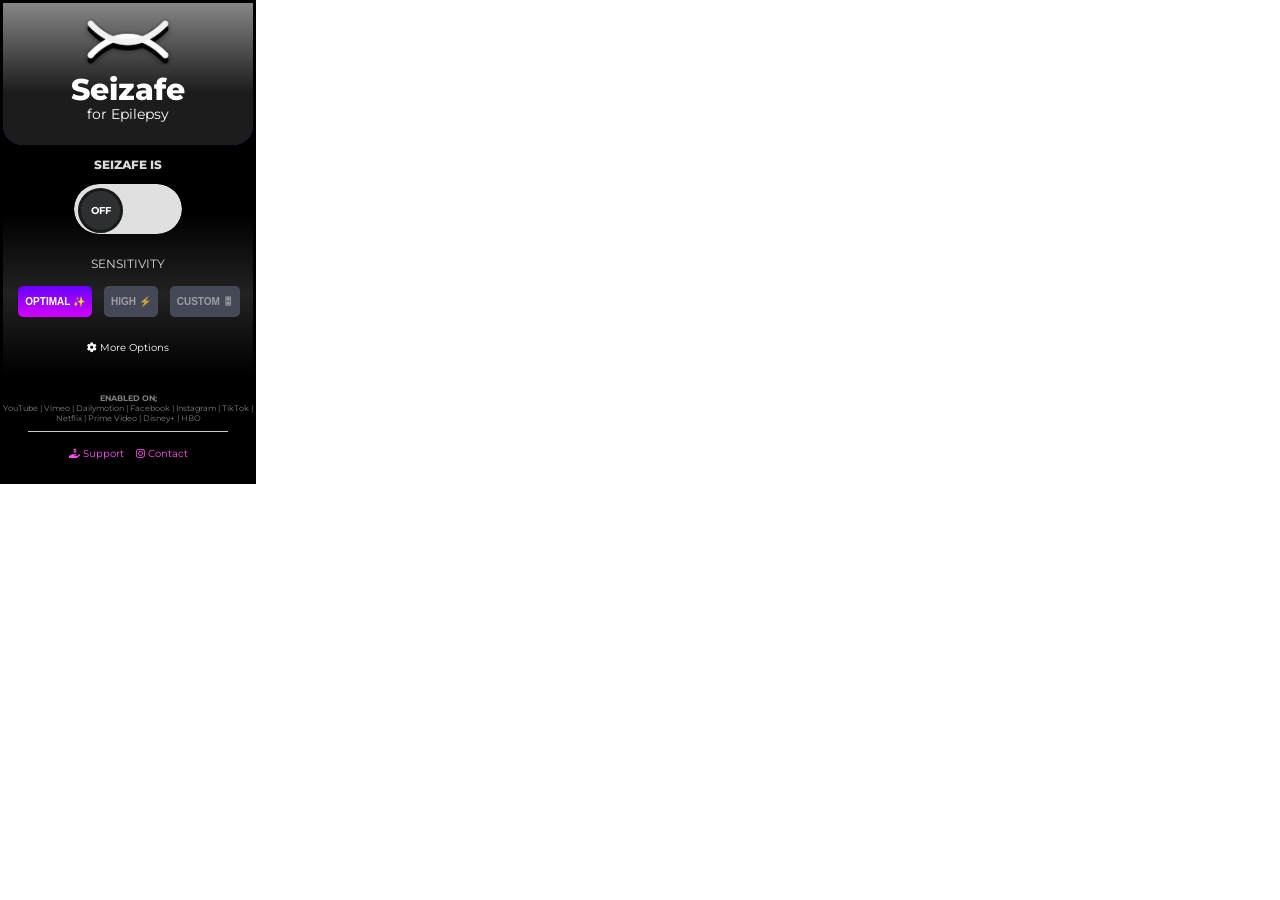
<file: seizafe/popup.html>
<!DOCTYPE html>
<html>
  <head>
    <link
      rel="stylesheet"
      href="assets/index.css"
    />
    <script src="assets/lottie.min.js"></script>

    <!-- fonts -->
    <link
      rel="stylesheet"
      href="https://use.fontawesome.com/releases/v5.15.4/css/all.css"
      integrity="sha384-DyZ88mC6Up2uqS4h/KRgHuoeGwBcD4Ng9SiP4dIRy0EXTlnuz47vAwmeGwVChigm"
      crossorigin="anonymous"
    />
    <link
      rel="preconnect"
      href="https://fonts.googleapis.com"
    />
    <link
      rel="preconnect"
      href="https://fonts.gstatic.com"
      crossorigin
    />
    <link
      href="https://fonts.googleapis.com/css2?family=Montserrat:wght@300;500;600;700;800;900&display=swap"
      rel="stylesheet"
    />
    <!-- <link
      href="https://cdn.jsdelivr.net/npm/bootstrap@5.3.0-alpha1/dist/css/bootstrap.min.css"
      rel="stylesheet"
      integrity="sha384-GLhlTQ8iRABdZLl6O3oVMWSktQOp6b7In1Zl3/Jr59b6EGGoI1aFkw7cmDA6j6gD"
      crossorigin="anonymous"
    /> -->

    <style>
      @font-face {
        font-family: "Technology";
        src: url("assets/technology.ttf") format("truetype");
      }
      .technology {
        font-family: "Technology", sans-serif;
      }
      .montserrat {
        font-family: "Montserrat", sans-serif;
      }

      .row {
        display: flex;
      }

      .col-1 {
        flex: 0 0 8.33%; /* Set width to 8.33% (1/12) */
        max-width: 8.33%;
      }

      .col {
        flex: 1; /* Take up remaining space */
      }

      /* Add some styling for better visibility */
      .row,
      .col-1,
      .col {
        border: 1px solid #ccc;
        padding: 10px;
        box-sizing: border-box;
      }
    </style>
  </head>
  <body style="margin: 0px !important">
    <div
      style="
        width: 250px;
        padding: 0;
        margin: 0;
        background-color: black;
        border-width: 1;
        border-style: double;
        border-color: black;
        position: relative;
      "
    >
      <div
        class="stateindicator_container"
        id="stateindicator_container"
      >
        <div
          id="animationcontainer"
          style="
            width: 300px;
            position: absolute;
            z-index: 200;
            display: none;
            opacity: 0.5;
          "
        ></div>
        <div
          class="stateindicatoranimated"
          id="seizafe_stateindicatoron"
        ></div>
        <div
          class="stateindicatoranimated"
          id="seizafe_stateindicatoroff"
        ></div>
        <div style="position: absolute; z-index: 10; width: 100%; height: 100%">
          <img
            id="seizafe_eye_open"
            src="assets/seizafe_eye.png"
            style="width: 100px; padding-top: 15px; display: none"
          />
          <img
            id="seizafe_eye_closed"
            src="assets/seizafe_eye_closed.png"
            style="width: 100px; padding-top: 15px"
          />
          <h1
            class="montserrat"
            style="
              line-height: 0;
              color: white;
              font-weight: 800;
              font-size: 30px;
            "
          >
            Seizafe
          </h1>
          <h5
            class="montserrat"
            style="
              line-height: 0.2;
              color: white;
              font-weight: 400;
              font-size: 14px;
            "
          >
            for Epilepsy
          </h5>
        </div>
      </div>

      <!-- <a href="#">
        <div style="position: absolute; top: 10px; right: 10px">
          <i
            class="fas fa-cog"
            style="color: rgba(255, 255, 255, 0.64); font-size: 20px"
          ></i></div
      ></a> -->

      <div
        id="metaBanner"
        style="display: none"
      >
        <div
          style="
            background-color: #120015;
            border: 2px solid #3e004a;
            box-shadow: 0 0 20px #480256;
            padding-inline: 30px;
            padding-block: 5px;
            margin-inline: 15px;
            margin-top: 15px;
            border-radius: 10px;
            text-align: left;
          "
          id="nothingPlayingBanner"
        >
          <p
            class="montserrat"
            style="
              font-size: 8px;
              font-weight: 700;
              color: rgba(255, 255, 255, 0.765);
              text-align: center;
            "
          >
            <b
              style="
                font-size: 10px;
                font-weight: 900;
                transform: rotate(-45deg);
                display: inline-block;
                margin-right: 5px;
                color: #eb87ff;
              "
              >Zzz</b
            >
            Nothing is playing right now...
          </p>
        </div>

        <div
          style="
            background-color: #3a0046;
            border: 1px solid #9600b4;
            padding-inline: 30px;
            padding-block: 5px;
            margin-inline: 15px;
            margin-top: 15px;
            border-radius: 10px;
            text-align: left;
            display: flex;
          "
          id="currentlyPlayingBanner"
        >
          <table style="width: 100%">
            <tr>
              <td style="text-align: left; width: 20%">
                <i
                  class="fas fa-play-circle"
                  style="color: white; font-size: 20px"
                ></i>
              </td>
              <td style="text-align: left; width: 80%">
                <a
                  id="videoPlayingURL"
                  class="montserrat"
                  style="
                    font-size: 6px;
                    color: rgb(255, 82, 241);
                    text-decoration: none;
                    margin: 0;
                    padding: 0;
                  "
                >
                  url
                </a>
                <p
                  id="videoPlayingTitle"
                  class="montserrat"
                  style="
                    font-size: 8px;
                    font-weight: 700;
                    color: white;
                    margin: 0;
                    padding: 0;
                    padding-bottom: 5px;
                  "
                >
                  Title
                </p>
              </td>
            </tr>
          </table>
        </div>
      </div>

      <div
        class="montserrat"
        style="text-align: center"
      >
        <p
          class="montserrat"
          style="font-size: 12px; font-weight: 800; color: rgb(219, 219, 219)"
        >
          SEIZAFE IS
        </p>

        <div
          class="button r"
          id="button-3"
          style="margin-top: 5px"
        >
          <input
            type="checkbox"
            class="checkbox"
            id="seizafe_state"
          />
          <div class="knobs"></div>
          <div class="layer"></div>
        </div>

        <!-- <div
          style="
            background-color: #000000;
            opacity: 1;
            background-image: linear-gradient(
                135deg,
                #171717 25%,
                transparent 25%
              ),
              linear-gradient(225deg, #171717 25%, transparent 25%),
              linear-gradient(45deg, #171717 25%, transparent 25%),
              linear-gradient(315deg, #171717 25%, #000000 25%);
            background-position: 10px 0, 10px 0, 0 0, 0 0;
            background-size: 20px 20px;
            background-repeat: repeat;
            margin-top: 20px;
            padding-top: 2px;
            padding-bottom: 20px;
            position: relative;
          "
        > -->
        <div
          style="
            /* background-color: #171717; */
            background: rgb(0, 0, 0);
            background: linear-gradient(
              0deg,
              rgba(0, 0, 0, 1) 0%,
              rgb(34, 34, 34) 50%,
              rgba(0, 0, 0, 1) 100%
            );
            margin-top: -20px;
            padding-top: 30px;
            padding-bottom: 20px;
            position: relative;
          "
        >
          <div style="position: relative">
            <p
              class="montserrat"
              style="
                font-size: 12px;
                font-weight: 400;
                color: rgb(219, 219, 219);
              "
            >
              SENSITIVITY
            </p>
            <div class="radio montserrat">
              <input
                label="OPTIMAL &#x2728;"
                type="radio"
                id="bestsensitivity"
                name="sensitivity_radio"
                value="best"
                checked
              />
              <input
                label="HIGH &#x26A1;"
                type="radio"
                id="highsensitivity"
                name="sensitivity_radio"
                value="high"
              />
              <input
                label="CUSTOM &#x1F39B;"
                type="radio"
                id="lowsensitivity"
                name="sensitivity_radio"
                value="low"
              />
            </div>
          </div>
          <br />
          <a
            id="optionslink"
            style="
              font-size: 10px;
              color: rgb(255, 255, 255);
              text-decoration: none;
            "
            href="#"
            ><i class="fas fa-cog"></i> More Options
          </a>
        </div>

        <div style="padding-top: 10px; padding-bottom: 20px">
          <p style="font-size: 8px; color: gray">
            <b>ENABLED ON;</b> <br />
            YouTube | Vimeo | Dailymotion | Facebook | Instagram | TikTok |
            Netflix | Prime Video | Disney+ | HBO
            <br />
          </p>
          <!-- <p style="font-size: 8px; color: gray"><b>WORKS ON;</b></p>
          <div class="scrollmenu">
            <a href="#">YouTube</a>
            <a href="#">Vimeo</a>
            <a href="#">Dailymotion</a>
            <a href="#">Facebook</a>
            <a href="#">Instagram</a>
            <a href="#">TikTok</a>
            <a href="#">Reddit</a>
            <a href="#">Netflix</a>
            <a href="#">Prime Video</a>
            <a href="#">Disney+</a>
            <a href="#">HBO</a>
          </div> -->

          <hr
            class="solid"
            style="width: 80%; border: 0; border-top: 1px solid #ccc"
          />

          <!-- <div
            style="
              transform: scale(0.6);
              margin-top: -5px;
              margin-bottom: -28px;
            "
          >
            <input id="adscheckbox" type="checkbox" />
            <label for="adscheckbox" style="color: white">
              Display ads on alerts <br />(Supports the developer)</label
            >
          </div> -->

          <div style="margin-top: 10px">
            <a
              style="
                font-size: 10px;
                color: rgb(255, 82, 241);
                text-decoration: none;
              "
              href=""
              ><i class="fas fa-hand-holding-usd"></i> Support
            </a>
            |
            <a
              style="
                font-size: 10px;
                color: rgb(255, 82, 241);
                text-decoration: none;
              "
              href=""
              ><i class="fab fa-instagram"></i> Contact
            </a>
          </div>
        </div>
      </div>
    </div>

    <script src="popup.js"></script>
  </body>
</html>
</file>
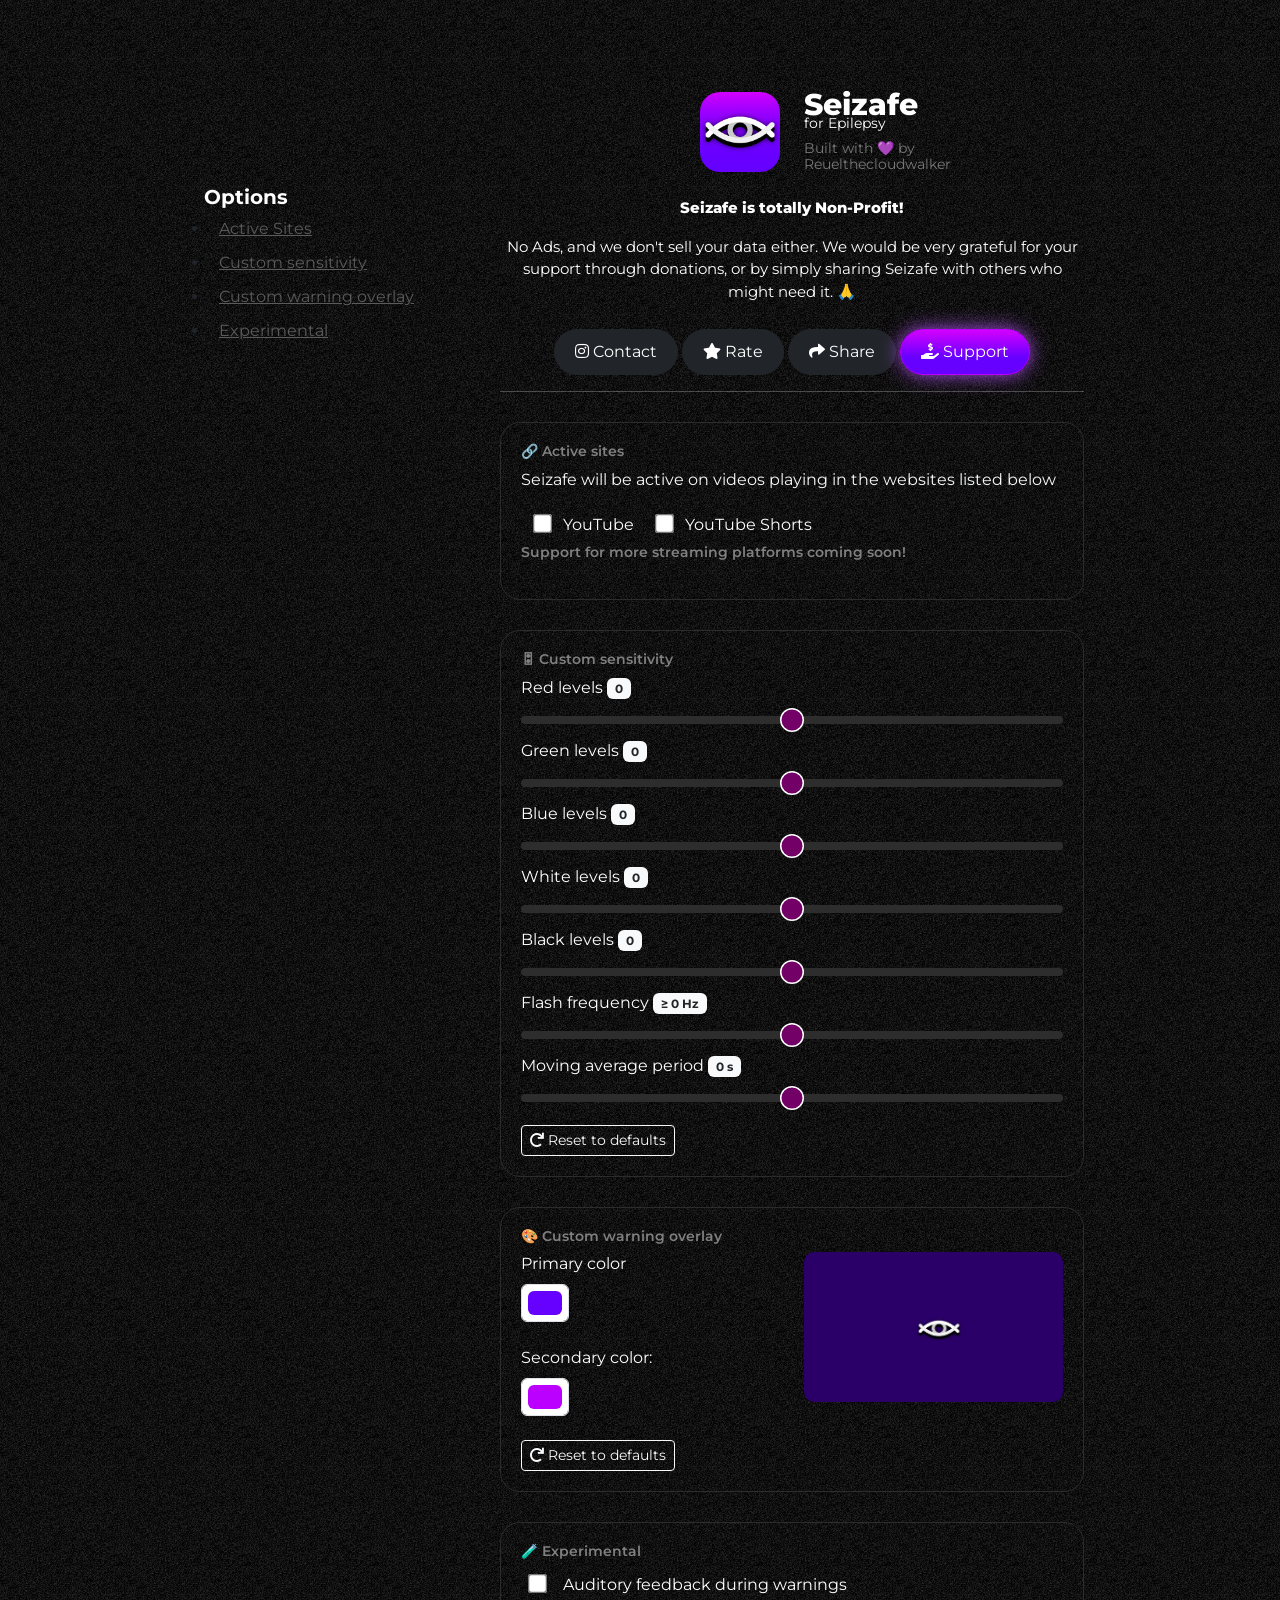
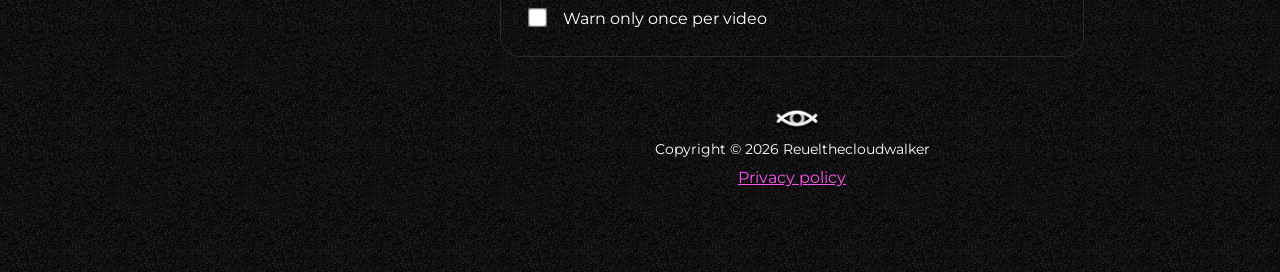
<file: seizafe/options/options.html>
<!DOCTYPE html>
<html lang="en">
  <head>
    <meta charset="UTF-8" />
    <link
      rel="icon"
      href="../assets/images/32.png"
    />
    <link
      rel="stylesheet"
      href="options.css"
    />
    <meta
      http-equiv="X-UA-Compatible"
      content="IE=edge"
    />
    <meta
      name="viewport"
      content="width=device-width, initial-scale=1.0"
    />
    <meta
      name="description"
      content="Seizafe for Epilepsy"
    />
    <title>Options - Seizafe for Epilepsy</title>
    <link
      href="https://cdn.jsdelivr.net/npm/bootstrap@5.3.0-alpha1/dist/css/bootstrap.min.css"
      rel="stylesheet"
      integrity="sha384-GLhlTQ8iRABdZLl6O3oVMWSktQOp6b7In1Zl3/Jr59b6EGGoI1aFkw7cmDA6j6gD"
      crossorigin="anonymous"
    />

    <!-- fonts -->
    <link
      rel="stylesheet"
      href="https://use.fontawesome.com/releases/v5.15.4/css/all.css"
      integrity="sha384-DyZ88mC6Up2uqS4h/KRgHuoeGwBcD4Ng9SiP4dIRy0EXTlnuz47vAwmeGwVChigm"
      crossorigin="anonymous"
    />
    <link
      rel="preconnect"
      href="https://fonts.googleapis.com"
    />
    <link
      rel="preconnect"
      href="https://fonts.gstatic.com"
      crossorigin
    />
    <link
      href="https://fonts.googleapis.com/css2?family=Montserrat:wght@300;500;600;700;800;900&display=swap"
      rel="stylesheet"
    />
  </head>
  <body class="montserrat">
    <div
      class="p-3 m-3 row justify-content-center"
      align="center"
    >
      <div
        style="
          height: 100px;
          padding-block: 20px;
          padding-inline: 20px;
          border-radius: 0px;
          padding-top: 150px;
          top: 20px;
        "
        class="sticky-top col-lg-3 col-sm-12 d-none d-sm-none d-md-none d-xl-block d-xl-block d-xxl-block"
        align="left"
      >
        <b style="color: white; font-size: 20px">Options</b>
        <ul style="padding: 5px">
          <li>
            <a
              class="options-nav"
              href="#activesites"
              >Active Sites</a
            >
          </li>
          <li>
            <a
              class="options-nav"
              href="#customsensitivity"
              >Custom sensitivity</a
            >
          </li>
          <li>
            <a
              class="options-nav"
              href="#customwarningoverlay"
              >Custom warning overlay</a
            >
          </li>
          <li>
            <a
              class="options-nav"
              href="#experimental"
              >Experimental</a
            >
          </li>
        </ul>
      </div>

      <div
        class="col-lg-6 col-sm-12 text-white"
        style="margin-top: 60px"
      >
        <div
          class="row"
          align="left"
        >
          <div
            class="col justify-content-center align-self-center"
            align="right"
          >
            <img
              id="seizafe_eye_open"
              src="../assets/images/128.png"
              style="
                width: 80px;
                border-radius: 20px;
                margin: 10px;
                margin-top: 0;
                margin-right: 0;
                /* box-shadow: 0 0 20px 0 rgba(184, 84, 255, 0.904); */
              "
            />
          </div>
          <div
            class="col justify-content-center align-self-center"
            align="left"
            id="activesites"
          >
            <h1
              class="montserrat"
              style="
                color: white;
                font-weight: 800;
                font-size: 30px;
                line-height: 0.8;
              "
            >
              Seizafe
            </h1>
            <h5
              class="montserrat"
              style="
                color: white;
                font-weight: 400;
                font-size: 14px;
                margin-top: -10px;
              "
            >
              for Epilepsy
            </h5>
            <h5
              class="montserrat"
              style="
                color: rgb(120, 120, 120);
                font-weight: 400;
                font-size: 14px;
                max-width: 120px;
              "
            >
              Built with 💜 by Reuelthecloudwalker
            </h5>
          </div>
        </div>

        <div
          align="center"
          style="margin-top: 10px"
          id="support"
        >
          <p
            style="
              color: white;
              padding-top: 5px;
              font-size: 15px;
              font-weight: 800;
            "
          >
            Seizafe is totally Non-Profit!
          </p>
          <p style="color: white; font-size: 15px">
            No Ads, and we don't sell your data either. We would be very
            grateful for your support through donations, or by simply sharing
            Seizafe with others who might need it. 🙏
          </p>

          <a
            href="https://www.instagram.com/seizafeforepilepsy/"
            target="_blank"
          >
            <button
              class="btn btn-dark btn-large"
              style="
                border-radius: 30px;
                padding-inline: 20px;
                padding-block: 10px;
                margin-top: 10px;
              "
            >
              <i class="fab fa-instagram"></i> Contact
            </button></a
          >

          <a
            target="_blank"
            href="https://chromewebstore.google.com/detail/seizafe-epilepsy-alert-fo/goageegpmdbgenkgkhfhnnjmgmgboegi"
          >
            <button
              class="btn btn-dark btn-large"
              style="
                border-radius: 30px;
                padding-inline: 20px;
                padding-block: 10px;
                margin-top: 10px;
              "
            >
              <i class="fas fa-star"></i> Rate
            </button></a
          >

          <button
            id="shareBtn"
            class="btn btn-dark btn-large"
            style="
              border-radius: 30px;
              padding-inline: 20px;
              padding-block: 10px;
              margin-top: 10px;
            "
          >
            <i class="fas fa-share"></i> Share
          </button>

          <div id="snackbar">
            <i class="fas fa-check-circle"></i> Link copied to your clipboard
          </div>

          <button
            class="btn btn-dark btn-large"
            style="
              border-radius: 30px;
              padding-inline: 20px;
              padding-block: 10px;
              margin-top: 10px;
              border: 1px solid #bb00ff;
              background: linear-gradient(
                0deg,
                rgba(102, 0, 255, 1) 37%,
                rgba(211, 0, 255, 1) 100%
              );
              box-shadow: 0 0 20px 0 rgba(184, 84, 255, 0.904);
            "
          >
            <i class="fas fa-hand-holding-usd"></i> Support
          </button>
        </div>

        <hr />
        <div
          align="left"
          style="
            margin-top: 30px;
            border: 1px solid #2c2c2c;
            border-radius: 20px;
            padding: 20px;
          "
        >
          <h5
            class="montserrat"
            style="color: gray; font-weight: 600; font-size: 14px"
          >
            &#x1F517; Active sites
          </h5>

          <p class="text-light">
            Seizafe will be active on videos playing in the websites listed
            below
          </p>
          <span style="margin-left: 10px">
            <label
              for="youtube"
              style="color: white; padding: 5px"
              ><input
                id="youtube"
                type="checkbox"
              />
              YouTube</label
            >
          </span>
          <span style="margin-left: 10px">
            <label
              for="youtubeshorts"
              style="color: white; padding: 5px"
              ><input
                id="youtubeshorts"
                type="checkbox"
              />
              YouTube Shorts</label
            >
          </span>
          <!-- <span style="margin-left: 10px">
            <label
              for="vimeo"
              style="color: white; padding: 5px"
              ><input
                id="vimeo"
                type="checkbox"
                checked
              />
              Vimeo</label
            >
          </span>
          <span style="margin-left: 10px">
            <label
              for="dailymotion"
              style="color: white; padding: 5px"
              ><input
                id="dailymotion"
                type="checkbox"
                checked
              />
              Dailymotion</label
            >
          </span>
          <span style="margin-left: 10px">
            <label
              for="twitter"
              style="color: white; padding: 5px"
              ><input
                id="twitter"
                type="checkbox"
                checked
              />
              Twitter (X/Whatever it's called now)</label
            >
          </span>
          <span style="margin-left: 10px">
            <label
              for="reddit"
              style="color: white; padding: 5px"
              ><input
                id="reddit"
                type="checkbox"
                checked
              />
              Reddit</label
            >
          </span>
          <span style="margin-left: 10px">
            <label
              for="facebook"
              style="color: white; padding: 5px"
              ><input
                id="facebook"
                type="checkbox"
                checked
              />
              Facebook</label
            >
          </span>
          <span style="margin-left: 10px">
            <label
              for="instagram"
              style="color: white; padding: 5px"
              ><input
                id="instagram"
                type="checkbox"
                checked
              />
              Instagram</label
            >
          </span>
          <span style="margin-left: 10px">
            <label
              for="tiktok"
              style="color: white; padding: 5px"
              ><input
                id="tiktok"
                type="checkbox"
                checked
              />
              TikTok</label
            >
          </span>
          <span style="margin-left: 10px">
            <label
              for="netflix"
              style="color: white; padding: 5px"
            >
              <input
                id="netflix"
                type="checkbox"
                checked
              />
              Netflix
            </label>
          </span>
          <span style="margin-left: 10px">
            <label
              for="primevideo"
              style="color: white; padding: 5px"
              ><input
                id="primevideo"
                type="checkbox"
                checked
              />
              Prime Video</label
            >
          </span>
          <span style="margin-left: 10px">
            <label
              for="disneyplus"
              style="color: white; padding: 5px"
              ><input
                id="disneyplus"
                type="checkbox"
                checked
              />
              Disney+</label
            >
          </span>
          <span style="margin-left: 10px">
            <label
              for="hbo"
              style="color: white; padding: 5px"
              ><input
                id="hbo"
                type="checkbox"
                checked
              />
              HBO</label
            >
          </span> -->

          <p style="color: gray; font-weight: 600; font-size: 14px">
            Support for more streaming platforms coming soon!
          </p>

          <!-- <p style="color: gray; font-weight: 600; font-size: 14px">
            Support for embedded videos coming soon!
          </p> -->
        </div>

        <div
          align="left"
          style="
            margin-top: 30px;
            border: 1px solid #2c2c2c;
            border-radius: 20px;
            padding: 20px;
          "
          id="customsensitivity"
        >
          <h5
            class="montserrat"
            style="color: gray; font-weight: 600; font-size: 14px"
          >
            &#x1F39B; Custom sensitivity
          </h5>

          <label
            for="redRange"
            class="form-label"
            >Red levels
            <span
              id="redLevels"
              class="badge bg-light text-dark"
              >0</span
            >
          </label>
          <input
            type="range"
            class="form-range"
            id="redRange"
          />

          <label
            for="greenRange"
            class="form-label"
            >Green levels
            <span
              id="greenLevels"
              class="badge bg-light text-dark"
              >0</span
            >
          </label>
          <input
            type="range"
            class="form-range"
            id="greenRange"
          />

          <label
            for="blueRange"
            class="form-label"
            >Blue levels
            <span
              id="blueLevels"
              class="badge bg-light text-dark"
              >0</span
            ></label
          >
          <input
            type="range"
            class="form-range"
            id="blueRange"
          />

          <label
            for="whiteRange"
            class="form-label"
          >
            White levels
            <span
              id="whiteLevels"
              class="badge bg-light text-dark"
              >0</span
            ></label
          >
          <input
            type="range"
            class="form-range"
            id="whiteRange"
          />

          <label
            for="blackRange"
            class="form-label"
          >
            Black levels
            <span
              id="blackLevels"
              class="badge bg-light text-dark"
              >0</span
            ></label
          >
          <input
            type="range"
            class="form-range"
            id="blackRange"
          />

          <label
            for="flashFrequencyRange"
            class="form-label"
            >Flash frequency
            <span
              id="flashFrequency"
              class="badge bg-light text-dark"
              >≥ 0 Hz</span
            >
          </label>
          <input
            type="range"
            class="form-range"
            id="flashFrequencyRange"
          />
          <label
            for="movingAverageRange"
            class="form-label"
            >Moving average period
            <span
              id="movingAverage"
              class="badge bg-light text-dark"
              >0 s</span
            >
          </label>
          <input
            type="range"
            class="form-range"
            id="movingAverageRange"
          />

          <div class="mt-2">
            <button class="btn btn-outline-light btn-sm">
              <i class="fas fa-redo"></i> Reset to defaults
            </button>
          </div>
        </div>

        <div
          align="left"
          style="
            margin-top: 30px;
            border: 1px solid #2c2c2c;
            border-radius: 20px;
            padding: 20px;
          "
          id="customwarningoverlay"
        >
          <h5
            class="montserrat"
            style="color: gray; font-weight: 600; font-size: 14px"
          >
            &#x1F3A8; Custom warning overlay
          </h5>

          <div class="row justify-content-center">
            <div class="col">
              <label
                for="primaryColor"
                class="form-label"
                >Primary color
                <span
                  id="primary_color"
                  class="badge bg-light text-dark"
                ></span
              ></label>
              <input
                type="color"
                class="form-control form-control-color"
                id="primaryColor"
                value="#6600ff"
                title="Choose your primary color"
              />
              <br />
              <label
                for="secondaryColor"
                class="form-label"
                >Secondary color:
                <span
                  id="secondary_color"
                  class="badge bg-light text-dark"
                ></span
              ></label>
              <input
                type="color"
                class="form-control form-control-color"
                id="secondaryColor"
                value="#bb00ff"
                title="Choose your secondary color"
              />
            </div>
            <div class="col">
              <div style="background-color: black; border-radius: 10px">
                <div
                  id="customWarningOverlay"
                  style="
                    width: 100%;
                    height: 150px;
                    border-radius: 10px;
                    text-align: center;
                    padding-top: 65px;
                    background: rgb(42, 0, 104);
                    user-select: none;
                  "
                >
                  <img
                    id="seizafe_eye_open"
                    src="../assets/seizafe_eye.png"
                    style="
                      width: 50px;
                      border-radius: 20px;
                      margin: 10px;
                      margin-top: 0;
                      margin-right: 0;
                    "
                  />
                </div>
              </div>
            </div>
          </div>

          <div class="mt-4">
            <button
              id="resetCustomWarning"
              class="btn btn-outline-light btn-sm"
            >
              <i class="fas fa-redo"></i> Reset to defaults
            </button>
          </div>
        </div>

        <div
          align="left"
          style="
            margin-top: 30px;
            border: 1px solid #2c2c2c;
            border-radius: 20px;
            padding: 20px;
          "
          id="experimental"
        >
          <h5
            class="montserrat"
            style="color: gray; font-weight: 600; font-size: 14px"
          >
            &#x1F9EA; Experimental
          </h5>
          <span style="margin-left: 10px">
            <input
              id="auditoryfeedback"
              type="checkbox"
            />
            <label
              for="auditoryfeedback"
              style="color: white; padding: 5px"
              >Auditory feedback during warnings
            </label>
          </span>
          <br />
          <span style="margin-left: 10px">
            <input
              id="warnonce"
              type="checkbox"
            />
            <label
              for="warnonce"
              style="color: white; padding: 5px"
              >Warn only once per video
            </label>
          </span>
          <br />
          <!-- <span style="margin-left: 10px">
            <input
              id="blockgifs"
              type="checkbox"
              checked
            />
            <label
              for="blockgifs"
              style="color: white; padding: 5px"
              >Block GIFs</label
            > </span
          ><br /> -->
          <!-- <span style="margin-left: 10px">
            <input id="embeddedvideos" type="checkbox" checked />
            <label for="embeddedvideos" style="color: white; padding: 5px"
              >Enable on embedded videos</label
            >
          </span> -->
        </div>

        <!-- <div align="center" style="margin-top: 30px">
          <h5
            class="montserrat"
            style="color: gray; font-weight: 600; font-size: 14px"
          >
            Collected Data
          </h5>
          <span style="margin-left: 10px; display: inline">
            <label
              for="collecteddata"
              style="color: white; padding: 5px; font-size: 12px"
              ><input id="collecteddata" type="checkbox" checked /> Allow
              Seizafe to collect data about videos that could cause Seizures.
              This helps other Seizafe users. Data collected does not include
              any personally identifiable data.</label
            >
          </span>
        </div> -->

        <div style="margin-top: 50px; margin-bottom: 50px">
          <img
            id="seizafe_eye_open"
            src="../assets/seizafe_eye.png"
            style="
              width: 50px;
              border-radius: 20px;
              margin: 10px;
              margin-top: 0;
              margin-right: 0;
            "
          />
          <div>
            <h5
              class="montserrat"
              style="color: white; font-weight: 400; font-size: 14px"
            >
              Copyright &copy;
              <script>
                document.write(new Date().getFullYear());
              </script>
              Reuelthecloudwalker
            </h5>
            <a
              href="#"
              style="color: rgb(255, 82, 241)"
              >Privacy policy</a
            >
          </div>
        </div>
      </div>
    </div>
    <script src="options.js"></script>
  </body>
</html>
</file>
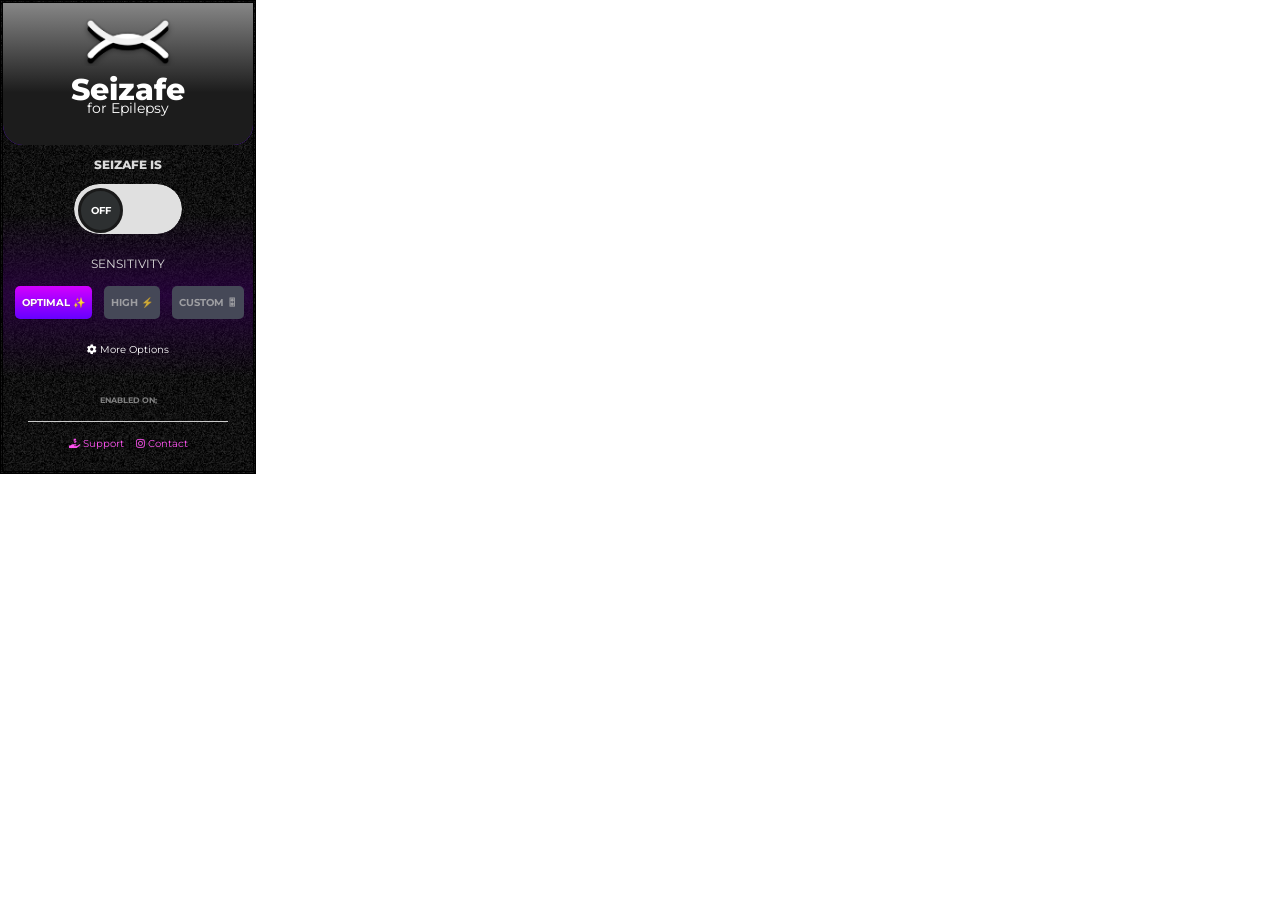
<file: seizafe/popup/popup.html>
<!DOCTYPE html>
<html>
  <head>
    <link
      rel="stylesheet"
      href="popup.css"
    />
    <script src="../assets/lottie.min.js"></script>

    <!-- fonts -->
    <link
      rel="stylesheet"
      href="https://use.fontawesome.com/releases/v5.15.4/css/all.css"
      integrity="sha384-DyZ88mC6Up2uqS4h/KRgHuoeGwBcD4Ng9SiP4dIRy0EXTlnuz47vAwmeGwVChigm"
      crossorigin="anonymous"
    />
    <link
      rel="preconnect"
      href="https://fonts.googleapis.com"
    />
    <link
      rel="preconnect"
      href="https://fonts.gstatic.com"
      crossorigin
    />
    <link
      href="https://fonts.googleapis.com/css2?family=Montserrat:wght@300;500;600;700;800;900&display=swap"
      rel="stylesheet"
    />
    <!-- <link
      href="https://cdn.jsdelivr.net/npm/bootstrap@5.3.0-alpha1/dist/css/bootstrap.min.css"
      rel="stylesheet"
      integrity="sha384-GLhlTQ8iRABdZLl6O3oVMWSktQOp6b7In1Zl3/Jr59b6EGGoI1aFkw7cmDA6j6gD"
      crossorigin="anonymous"
    /> -->

    <style>
      @font-face {
        font-family: "Technology";
        src: url("../assets/technology.ttf") format("truetype");
      }
      .technology {
        font-family: "Technology", sans-serif;
      }
      .montserrat {
        font-family: "Montserrat", sans-serif;
      }

      .row {
        display: flex;
      }

      .col-1 {
        flex: 0 0 8.33%; /* Set width to 8.33% (1/12) */
        max-width: 8.33%;
      }

      .col {
        flex: 1; /* Take up remaining space */
      }

      /* Add some styling for better visibility */
      .row,
      .col-1,
      .col {
        border: 1px solid #ccc;
        padding: 10px;
        box-sizing: border-box;
      }
    </style>
  </head>
  <body style="margin: 0px !important">
    <div
      style="
        width: 250px;
        padding: 0;
        margin: 0;
        background-color: #000000 !important;
        background-image: url('../assets/images/noise-light.png');
        background-size: 80%;
        background-repeat: repeat !important;
        border-width: 1;
        border-style: double;
        border-color: black;
        position: relative;
      "
    >
      <div
        class="stateindicator_container"
        id="stateindicator_container"
      >
        <div
          id="animationcontainer"
          style="
            width: 300px;
            position: absolute;
            z-index: 200;
            display: none;
            opacity: 0.5;
          "
        ></div>
        <div
          class="stateindicatoranimated"
          id="seizafe_stateindicatoron"
        ></div>
        <div
          class="stateindicatoranimated"
          id="seizafe_stateindicatoroff"
        ></div>
        <div style="position: absolute; z-index: 10; width: 100%; height: 100%">
          <img
            id="seizafe_eye_open"
            src="../assets/seizafe_eye.png"
            style="width: 100px; padding-top: 15px; display: none"
          />
          <img
            id="seizafe_eye_closed"
            src="../assets/seizafe_eye_closed.png"
            style="width: 100px; padding-top: 15px"
          />
          <h1
            class="montserrat"
            style="
              line-height: 0;
              color: white;
              font-weight: 800;
              font-size: 30px;
            "
          >
            Seizafe
          </h1>
          <h5
            class="montserrat"
            style="
              line-height: 0.2;
              color: white;
              font-weight: 400;
              font-size: 14px;
              margin-top: -3px;
            "
          >
            for Epilepsy
          </h5>
        </div>
      </div>

      <!-- <a href="#">
        <div style="position: absolute; top: 10px; right: 10px">
          <i
            class="fas fa-cog"
            style="color: rgba(255, 255, 255, 0.64); font-size: 20px"
          ></i></div
      ></a> -->

      <div
        id="metaBanner"
        style="display: none"
      >
        <div id="nothingPlayingBanner">
          <p
            class="montserrat"
            style="
              font-size: 8px;
              font-weight: 700;
              color: rgba(255, 255, 255, 0.765);
              text-align: center;
            "
          >
            <b
              style="
                font-size: 10px;
                font-weight: 900;
                transform: rotate(-45deg);
                display: inline-block;
                margin-right: 5px;
                color: #eb87ff;
              "
              >Zzz</b
            >
            Nothing's playing on this website
          </p>
        </div>

        <div
          id="currentlyPlayingBanner"
          style="display: none"
        >
          <table style="width: 100%">
            <tr>
              <td style="text-align: left">
                <!-- <i
                  class="fas fa-play-circle"
                  style="color: white; font-size: 20px"
                ></i> -->
                <div
                  id="videoPlayingThumbnail"
                  style="
                    width: 70px;
                    height: 50px;
                    background-color: #000000;
                    border-radius: 5px;
                    background-size: cover;
                    background-position: center;
                  "
                ></div>
              </td>
              <td style="text-align: left; width: 80%; padding-left: 10px">
                <p
                  id="videoPlayingSite"
                  class="montserrat"
                  style="
                    font-size: 6px;
                    color: rgb(255, 82, 241);
                    text-decoration: none;
                    margin: 0;
                    padding: 0;
                  "
                >
                  site
                </p>
                <p
                  id="videoPlayingChannel"
                  class="montserrat"
                  style="
                    font-size: 6px;
                    color: rgb(255, 82, 241);
                    text-decoration: none;
                    margin: 0;
                    padding: 0;
                    font-weight: 800;
                  "
                >
                  channel
                </p>
                <p
                  id="videoPlayingTitle"
                  class="montserrat"
                  style="
                    font-size: 8px;
                    font-weight: 700;
                    color: white;
                    margin: 0;
                    padding: 0;
                    padding-bottom: 5px;
                  "
                >
                  Title
                </p>
              </td>
            </tr>
          </table>
        </div>
      </div>

      <div
        class="montserrat"
        style="text-align: center"
      >
        <p
          class="montserrat"
          style="font-size: 12px; font-weight: 800; color: rgb(219, 219, 219)"
        >
          SEIZAFE IS
        </p>

        <div
          class="button r"
          id="button-3"
          style="margin-top: 5px"
        >
          <input
            type="checkbox"
            class="checkbox"
            id="seizafe_state"
          />
          <div class="knobs"></div>
          <div class="layer"></div>
        </div>

        <!-- <div
          style="
            background-color: #000000;
            opacity: 1;
            background-image: linear-gradient(
                135deg,
                #171717 25%,
                transparent 25%
              ),
              linear-gradient(225deg, #171717 25%, transparent 25%),
              linear-gradient(45deg, #171717 25%, transparent 25%),
              linear-gradient(315deg, #171717 25%, #000000 25%);
            background-position: 10px 0, 10px 0, 0 0, 0 0;
            background-size: 20px 20px;
            background-repeat: repeat;
            margin-top: 20px;
            padding-top: 2px;
            padding-bottom: 20px;
            position: relative;
          "
        > -->
        <div
          style="
            /* background-color: #171717; */
            background: rgb(0, 0, 0);
            background: linear-gradient(
              0deg,
              rgba(0, 0, 0, 0) 0%,
              rgba(46, 0, 73, 0.715) 50%,
              rgba(0, 0, 0, 0) 100%
            );
            margin-top: -20px;
            padding-top: 30px;
            padding-bottom: 20px;
            position: relative;
          "
        >
          <div style="position: relative">
            <p
              class="montserrat"
              style="
                font-size: 12px;
                font-weight: 400;
                color: rgb(219, 219, 219);
              "
            >
              SENSITIVITY
            </p>
            <div class="radio montserrat">
              <input
                class="montserrat"
                label="OPTIMAL &#x2728;"
                type="radio"
                id="bestsensitivity"
                name="sensitivity_radio"
                value="best"
                checked
              />
              <input
                class="montserrat"
                label="HIGH &#x26A1;"
                type="radio"
                id="highsensitivity"
                name="sensitivity_radio"
                value="high"
              />
              <input
                class="montserrat"
                label="CUSTOM &#x1F39B;"
                type="radio"
                id="customsensitivity"
                name="sensitivity_radio"
                value="custom"
              />
            </div>
          </div>
          <br />
          <a
            id="optionslink"
            href="#"
            ><i class="fas fa-cog"></i> More Options
          </a>
        </div>

        <div style="padding-top: 10px; padding-bottom: 20px">
          <p style="font-size: 8px; color: gray">
            <b>ENABLED ON;</b> 
            <p id="activeSitesList" style="font-size: 8px; color: gray">
            </p>
          </p>
          <!-- <p style="font-size: 8px; color: gray"><b>WORKS ON;</b></p>
          <div class="scrollmenu">
            <a href="#">YouTube</a>
            <a href="#">Vimeo</a>
            <a href="#">Dailymotion</a>
            <a href="#">Facebook</a>
            <a href="#">Instagram</a>
            <a href="#">TikTok</a>
            <a href="#">Reddit</a>
            <a href="#">Netflix</a>
            <a href="#">Prime Video</a>
            <a href="#">Disney+</a>
            <a href="#">HBO</a>
          </div> -->

          <hr
            class="solid"
            style="width: 80%; border: 0; border-top: 1px solid #ccc"
          />

          <!-- <div
            style="
              transform: scale(0.6);
              margin-top: -5px;
              margin-bottom: -28px;
            "
          >
            <input id="adscheckbox" type="checkbox" />
            <label for="adscheckbox" style="color: white">
              Display ads on alerts <br />(Supports the developer)</label
            >
          </div> -->

          <div style="margin-top: 10px">
            <a
              class="footerlink"
              href=""
              ><i class="fas fa-hand-holding-usd"></i> Support
            </a>
            |
            <a
              class="footerlink"
              href=""
              ><i class="fab fa-instagram"></i> Contact
            </a>
          </div>
        </div>
      </div>
    </div>

    <script src="popup.js"></script>
  </body>
</html>
</file>
<file: assets/index.css>
/* Seizafe styles */

  .stateindicator_container {
    position: relative;
    height: 142px;
    margin: 0;
    text-align: center;
    overflow: hidden;
  }

  .stateindicatoranimated {
    -webkit-transition: all 0.4s linear;
    -moz-transition: all 0.4s linear;
    -o-transition: all 0.4s linear;
    transition: all 0.4s linear;
  }

  #seizafe_stateindicatoroff {
    position: absolute;
    width: 100%;
    height: 100%;
    background: rgb(52, 52, 52);
    background: linear-gradient(
        360deg,
        rgb(28, 28, 28) 37%,
        rgb(134, 134, 134) 100%
    );
  }

  #seizafe_stateindicatoron {
    position: absolute;
    width: 100%;
    height: 100%;
    background: rgb(102, 0, 255);
    background: linear-gradient(
    360deg,
    rgba(102, 0, 255, 1) 37%,
    rgba(211, 0, 255, 1) 100%
    );
  }

  /* Toggle button */
  .button-cover,
  .knobs,
  .layer {
    position: absolute;
    top: 0;
    right: 0;
    bottom: 0;
    left: 0;
  }
  
  .button {
    position: relative;
    top: 50%;
    width: 108px;
    height: 50px;
    margin: -20px auto 0 auto;
    overflow: hidden;
  }
  
  .button.r,
  .button.r .layer {
    border-radius: 100px;
  }
  
  .button.b2 {
    border-radius: 2px;
  }
  
  .checkbox {
    position: relative;
    width: 100%;
    height: 100%;
    padding: 0;
    margin: 0;
    opacity: 0;
    cursor: pointer;
    z-index: 3;
  }
  
  .knobs {
    z-index: 2;
  }
  
  .layer {
    width: 100%;
    background-color: #e0e0e0;
    transition: 0.3s ease all;
    z-index: 1;
  }

/* Button 3 */
#button-3 .knobs:before {
    content: "OFF";
    position: absolute;
    top: 4px;
    left: 4px;
    width: 31px;
    height: 19px;
    color: #fff;
    font-size: 10px;
    font-weight: bold;
    text-align: center;
    line-height: 1.9;
    padding: 10px 4px;
    background-color: #2d3031;
    border-width: 1;
    border-style: solid;
    border-color: #1a1a1a;
    border-radius: 50%;
    transition: 0.3s ease all, left 0.3s cubic-bezier(0.18, 0.89, 0.35, 1.15);
  }
  
  #button-3 .checkbox:active + .knobs:before {
    width: 46px;
    border-radius: 100px;
  }
  
  #button-3 .checkbox:checked:active + .knobs:before {
    margin-left: -26px;
  }
  
  #button-3 .checkbox:checked + .knobs:before {
    content: "ON";
    left: 62px;
    /* background-color: #6600ff; */
    background-image: radial-gradient(
      circle at 0% 50%,
      #6600ff 0%,
      #d300ff 100%
    );
    border-width: 1;
    border-style: solid;
    border-color: #5403cd;
  }
  
  #button-3 .checkbox:checked ~ .layer {
    background-color: #efd6f5;
  }

  /* Radio buttons */
/* .radio {
	background: #454857;
	padding: 4px;
  margin: 10px;
	border-radius: 3px;
	box-shadow: inset 0 0 0 3px rgba(35, 33, 45, 0.3),
		0 0 0 3px rgba(185, 185, 185, 0.3);
	position: relative;
} */

.radio input {
	width: auto;
	height: 100%;
	-webkit-appearance: none;
	-moz-appearance: none;
	appearance: none;
	outline: none;
	cursor: pointer;
	border-radius: 5px;
	padding: 10px 7px;
	background: #454857;
	color: #bdbdbdbd;
	font-size: 10px;
	/* font-family: system-ui, -apple-system, BlinkMacSystemFont, "Segoe UI", Roboto,
		"Helvetica Neue", Arial, "Noto Sans", sans-serif, "Apple Color Emoji",
		"Segoe UI Emoji", "Segoe UI Symbol", "Noto Color Emoji"; */
    font-weight: bold;
	transition: all 100ms linear;
}

.radio input:checked {
	background-image: linear-gradient(180deg, #6600ff, #d300ff);
	color: #fff;
	box-shadow: 0 1px 1px #0000002e;
	text-shadow: 0 1px 0px #79485f7a;
}

.radio input:before {
	content: attr(label);
	display: inline-block;
	text-align: center;
	width: 100%;
}

div.scrollmenu {
  overflow: auto;
  white-space: nowrap;
  margin-inline: 10px;
  /* Hide scrollbar */
  -ms-overflow-style: none;  /* Internet Explorer 10+ */
    scrollbar-width: none;  /* Firefox */
}

div.scrollmenu::-webkit-scrollbar { 
  display: none;  /* Safari and Chrome */
}

div.scrollmenu a {
  display: inline-block;
  color: rgb(185, 185, 185);
  text-align: center;
  padding: 14px;
  margin: 5px;
  background-color: #333;
  border-radius: 10px;
  text-decoration: none;
  font-weight: bold;
}

div.scrollmenu a:hover {
  background-color: #777;
}

/* Seizafe overlay */
 .seizafe_warning {
    position: relative;
    display:inline-block;
    margin: 0 auto;
  }
  .seizafe_warning video {
    display: block;
  }
  .seizafe_warning:before {
    content: '';
    position: absolute;
    background: rgb(42,0,104);
    background: linear-gradient(360deg, rgba(25, 0, 62, 0.918) 33%, rgba(0, 0, 0, 0.954) 56%, rgba(115, 21, 255, 0.912) 100%);
    top: 0;
    right: 0;
    bottom: 0;
    left: 0;
    z-index: 200;
    -webkit-transition: all 0.2s linear;
    -moz-transition: all 0.2s linear;
    -o-transition: all 0.2s linear;
    transition: all 0.2s linear;
    opacity: 1;
  }

  .seizafe_warning:hover::before {
    opacity: 0.5;
    cursor: pointer;
  }

  .seizafe_border {
    position: relative;
    display:inline-block;
    margin: 0 auto;
    border-style: dotted;
    border-color: #6600ff;
  }

  .seizafe_border video {
    display: block;
  }

  .seizafe_border:before {
    content: '';
    position: absolute;
    top: 0;
    right: 0;
    bottom: 0;
    left: 0;
    z-index: -200;
  }
</file>
<file: options/options.css>
body{
    /* background-color: #1a1a1a !important; */
    /* background: rgb(182, 34, 58) !important; */
    background-color: #000000 !important;
    /* background-image: url('../assets/images/noise-light.png'); */
    background-size: 10%;
    background-repeat: repeat !important;
    overflow-x: hidden;
}

@font-face {
    font-family: "Technology";
    src: url("../assets/technology.ttf") format("truetype");
}

.technology {
    font-family: "Technology", sans-serif;
}
.montserrat {
    font-family: "Montserrat", sans-serif;
}

.form-range::-webkit-slider-runnable-track {
background-color: #2d2d2d !important;
border-color: transparent;
}

.form-range::-webkit-slider-thumb {
-webkit-appearance: none;
border-radius: 10px;
background-color: #730066 !important;
border: 1px solid #ffffff !important;
transform: scale(1.5);
overflow: visible;
cursor: pointer;
}

.options-nav {
color: rgb(91, 91, 91);
padding: 10px;
}

.options-nav:hover {
color: rgb(210, 210, 210);
}

ul > li {
padding-bottom: 10px;
}

input[type="checkbox"] {
    margin-right: 10px; /* Space between checkbox and label text */
    cursor: pointer;
    transform: scale(1.5);
}

/* The snackbar - position it at the bottom and in the middle of the screen */
#snackbar {
    visibility: hidden;
    min-width: 250px; 
    margin-left: -125px; 
    background: rgb(115,0,102);
background: radial-gradient(circle, rgba(115,0,102,1) 0%, rgba(115,0,255,1) 100%);
    color: #fff; 
    text-align: center; 
    border-radius: 2px; 
    padding: 16px; 
    position: fixed; 
    z-index: 1;
    left: 50%; 
    bottom: 30px; 
    border-radius: 30px;
  }
  
  /* Show the snackbar when clicking on a button (class added with JavaScript) */
  #snackbar.show {
    visibility: visible; /* Show the snackbar */
    /* Add animation: Take 0.5 seconds to fade in and out the snackbar.
    However, delay the fade out process for 2.5 seconds */
    -webkit-animation: fadein 0.5s, fadeout 0.5s 2.5s;
    animation: fadein 0.5s, fadeout 0.5s 2.5s;
  }
  
  /* Animations to fade the snackbar in and out */
  @-webkit-keyframes fadein {
    from {bottom: 0; opacity: 0;}
    to {bottom: 30px; opacity: 1;}
  }
  
  @keyframes fadein {
    from {bottom: 0; opacity: 0;}
    to {bottom: 30px; opacity: 1;}
  }
  
  @-webkit-keyframes fadeout {
    from {bottom: 30px; opacity: 1;}
    to {bottom: 0; opacity: 0;}
  }
  
  @keyframes fadeout {
    from {bottom: 30px; opacity: 1;}
    to {bottom: 0; opacity: 0;}
  }


  #redLevels {
    background-color: red !important;
    color: #ffffff;
  }

  #greenLevels {
    background-color: rgb(0, 149, 5) !important;
    color: #ffffff;
  }

  #blueLevels {
    background-color: rgb(0, 51, 255) !important;
    color: #ffffff;
  }

  #whiteLevels {
    background-color: rgb(255, 255, 255) !important;
    color: #000000;
  }

  #blackLevels {
    background-color: rgb(0, 0, 0) !important;
    border: 1px solid rgb(108, 108, 108);
    color: #ffffff;
  }

  #flashFrequency {
    background-color: rgb(0, 0, 0) !important;
    border: 1px solid rgb(108, 108, 108);
    color: #ffffff;
  }

  #movingAverage {
    background-color: rgb(0, 0, 0) !important;
    border: 1px solid rgb(108, 108, 108);
    color: #ffffff;
  }

  .form-control-color{
    visibility: hidden;
    margin-top: -40px;
  }

  #primary_color {
    background-color: rgb(0, 0, 0) !important;
    border: 1px solid rgb(108, 108, 108);
    color: #ffffff;
  }

  #secondary_color {
    background-color: rgb(0, 0, 0) !important;
    border: 1px solid rgb(108, 108, 108);
    color: #ffffff;
  }
</file>
<file: popup/popup.css>
/* Seizafe styles */
  #nothingPlayingBanner{
    background-color: #120015;
    border: 2px solid #3e004a;
    box-shadow: 0 0 20px #480256;
    padding-inline: 30px;
    padding-block: 5px;
    margin-inline: 15px;
    margin-top: 15px;
    border-radius: 10px;
    text-align: left;
  }

  #currentlyPlayingBanner{
    background-color: #3a0046;
    border: 1px solid #9600b4;
    padding-inline: 10px;
    padding-block: 5px;
    margin-inline: 15px;
    margin-top: 15px;
    border-radius: 10px;
    text-align: left;
    display: flex;
  }

  #optionslink {
    text-decoration: none;
    font-size: 10px;
    color: rgb(255, 255, 255);
    text-decoration: none;
  }

  #optionslink:hover {
    text-decoration: underline;
  }

  .footerlink{
    font-size: 10px;
    color: rgb(255, 82, 241);
    text-decoration: none;
  } 

  .footerlink:hover {
    text-decoration: underline;
  }

  .stateindicator_container {
    position: relative;
    height: 142px;
    margin: 0;
    text-align: center;
    overflow: hidden;
    border-bottom-left-radius: 20px;
    border-bottom-right-radius: 20px;
  }

  .stateindicatoranimated {
    -webkit-transition: all 0.4s linear;
    -moz-transition: all 0.4s linear;
    -o-transition: all 0.4s linear;
    transition: all 0.4s linear;
  }

  #seizafe_stateindicatoroff {
    position: absolute;
    width: 100%;
    height: 100%;
    background: rgb(52, 52, 52);
    background: linear-gradient(
        360deg,
        rgb(28, 28, 28) 37%,
        rgb(134, 134, 134) 100%
    );
  }

  #seizafe_stateindicatoron {
    position: absolute;
    width: 100%;
    height: 100%;
    background: rgb(102, 0, 255);
    background: linear-gradient(
    360deg,
    rgba(102, 0, 255, 1) 37%,
    rgba(211, 0, 255, 1) 100%
    );
  }

  /* Toggle button */
  .button-cover,
  .knobs,
  .layer {
    position: absolute;
    top: 0;
    right: 0;
    bottom: 0;
    left: 0;
  }
  
  .button {
    position: relative;
    top: 50%;
    width: 108px;
    height: 50px;
    margin: -20px auto 0 auto;
    overflow: hidden;
  }
  
  .button.r,
  .button.r .layer {
    border-radius: 100px;
  }

  .button:hover {
    outline: 1px solid #d300ff;
  }
  
  .button.b2 {
    border-radius: 2px;
  }
  
  .checkbox {
    position: relative;
    width: 100%;
    height: 100%;
    padding: 0;
    margin: 0;
    opacity: 0;
    cursor: pointer;
    z-index: 3;
  }
  
  .knobs {
    z-index: 2;
  }
  
  .layer {
    width: 100%;
    background-color: #e0e0e0;
    transition: 0.3s ease all;
    z-index: 1;
  }

/* Button 3 */
#button-3 .knobs:before {
    content: "OFF";
    position: absolute;
    top: 4px;
    left: 4px;
    width: 31px;
    height: 19px;
    color: #fff;
    font-size: 10px;
    font-weight: bold;
    text-align: center;
    line-height: 1.9;
    padding: 10px 4px;
    background-color: #2d3031;
    border-width: 1;
    border-style: solid;
    border-color: #1a1a1a;
    border-radius: 50%;
    transition: 0.3s ease all, left 0.3s cubic-bezier(0.18, 0.89, 0.35, 1.15);
  }
  
  #button-3 .checkbox:active + .knobs:before {
    width: 46px;
    border-radius: 100px;
  }
  
  #button-3 .checkbox:checked:active + .knobs:before {
    margin-left: -26px;
  }
  
  #button-3 .checkbox:checked + .knobs:before {
    content: "ON";
    left: 62px;
    /* background-color: #6600ff; */
    color: #ffffff;
    background-image: radial-gradient(
      circle at 0% 10%,
      #6a00ff 0%,
      #b52aff 100%
    );
    border-width: 1;
    border-style: solid;
    border-color: #5403cd;
    /* box-shadow: 0 0 0 20px #b93cdf; */
  }
  
  #button-3 .checkbox:checked ~ .layer {
    background-color: #efd6f5;
  }

  /* Radio buttons */
/* .radio {
	background: #454857;
	padding: 4px;
  margin: 10px;
	border-radius: 3px;
	box-shadow: inset 0 0 0 3px rgba(35, 33, 45, 0.3),
		0 0 0 3px rgba(185, 185, 185, 0.3);
	position: relative;
} */

.radio input {
	width: auto;
	height: 100%;
	-webkit-appearance: none;
	-moz-appearance: none;
	appearance: none;
	outline: none;
	cursor: pointer;
	border-radius: 5px;
	padding: 10px 7px;
	background: #454857;
	color: #bdbdbdbd;
	font-size: 10px;
	/* font-family: system-ui, -apple-system, BlinkMacSystemFont, "Segoe UI", Roboto,
		"Helvetica Neue", Arial, "Noto Sans", sans-serif, "Apple Color Emoji",
		"Segoe UI Emoji", "Segoe UI Symbol", "Noto Color Emoji"; */
    font-weight: bold;
	transition: all 100ms linear;
}

.radio input:hover {
  background: #3a0046;
  outline: 1px solid #d300ff;
  color: #fff;
  box-shadow: 0 1px 1px #0000002e;
  text-shadow: 0 1px 0px #79485f7a;
}

.radio input:checked {
	background-image: linear-gradient(180deg, #d300ff, #6600ff);
	color: #fff;
	box-shadow: 0 1px 1px #0000002e;
	text-shadow: 0 1px 0px #79485f7a;
}

.radio input:before {
	content: attr(label);
	display: inline-block;
	text-align: center;
	width: 100%;
}

div.scrollmenu {
  overflow: auto;
  white-space: nowrap;
  margin-inline: 10px;
  /* Hide scrollbar */
  -ms-overflow-style: none;  /* Internet Explorer 10+ */
    scrollbar-width: none;  /* Firefox */
}

div.scrollmenu::-webkit-scrollbar { 
  display: none;  /* Safari and Chrome */
}

div.scrollmenu a {
  display: inline-block;
  color: rgb(185, 185, 185);
  text-align: center;
  padding: 14px;
  margin: 5px;
  background-color: #333;
  border-radius: 10px;
  text-decoration: none;
  font-weight: bold;
}

div.scrollmenu a:hover {
  background-color: #777;
}

/* Seizafe overlay */
 .seizafe_warning {
    position: relative;
    display:inline-block;
    margin: 0 auto;
  }
  .seizafe_warning video {
    display: block;
  }
  .seizafe_warning:before {
    content: '';
    position: absolute;
    background: rgb(42,0,104);
    background: linear-gradient(360deg, rgba(25, 0, 62, 0.918) 33%, rgba(0, 0, 0, 0.954) 56%, rgba(115, 21, 255, 0.912) 100%);
    top: 0;
    right: 0;
    bottom: 0;
    left: 0;
    z-index: 200;
    -webkit-transition: all 0.2s linear;
    -moz-transition: all 0.2s linear;
    -o-transition: all 0.2s linear;
    transition: all 0.2s linear;
    opacity: 1;
  }

  .seizafe_warning:hover::before {
    opacity: 0.5;
    cursor: pointer;
  }

  .seizafe_border {
    position: relative;
    display:inline-block;
    margin: 0 auto;
    border-style: dotted;
    border-color: #6600ff;
  }

  .seizafe_border video {
    display: block;
  }

  .seizafe_border:before {
    content: '';
    position: absolute;
    top: 0;
    right: 0;
    bottom: 0;
    left: 0;
    z-index: -200;
  }
</file>
<file: seizafe/assets/index.css>
/* Seizafe styles */

  .stateindicator_container {
    position: relative;
    height: 142px;
    margin: 0;
    text-align: center;
    overflow: hidden;
    border-bottom-left-radius: 20px;
    border-bottom-right-radius: 20px;
  }

  .stateindicatoranimated {
    -webkit-transition: all 0.4s linear;
    -moz-transition: all 0.4s linear;
    -o-transition: all 0.4s linear;
    transition: all 0.4s linear;
  }

  #seizafe_stateindicatoroff {
    position: absolute;
    width: 100%;
    height: 100%;
    background: rgb(52, 52, 52);
    background: linear-gradient(
        360deg,
        rgb(28, 28, 28) 37%,
        rgb(134, 134, 134) 100%
    );
  }

  #seizafe_stateindicatoron {
    position: absolute;
    width: 100%;
    height: 100%;
    background: rgb(102, 0, 255);
    background: linear-gradient(
    360deg,
    rgba(102, 0, 255, 1) 37%,
    rgba(211, 0, 255, 1) 100%
    );
  }

  /* Toggle button */
  .button-cover,
  .knobs,
  .layer {
    position: absolute;
    top: 0;
    right: 0;
    bottom: 0;
    left: 0;
  }
  
  .button {
    position: relative;
    top: 50%;
    width: 108px;
    height: 50px;
    margin: -20px auto 0 auto;
    overflow: hidden;
  }
  
  .button.r,
  .button.r .layer {
    border-radius: 100px;
  }
  
  .button.b2 {
    border-radius: 2px;
  }
  
  .checkbox {
    position: relative;
    width: 100%;
    height: 100%;
    padding: 0;
    margin: 0;
    opacity: 0;
    cursor: pointer;
    z-index: 3;
  }
  
  .knobs {
    z-index: 2;
  }
  
  .layer {
    width: 100%;
    background-color: #e0e0e0;
    transition: 0.3s ease all;
    z-index: 1;
  }

/* Button 3 */
#button-3 .knobs:before {
    content: "OFF";
    position: absolute;
    top: 4px;
    left: 4px;
    width: 31px;
    height: 19px;
    color: #fff;
    font-size: 10px;
    font-weight: bold;
    text-align: center;
    line-height: 1.9;
    padding: 10px 4px;
    background-color: #2d3031;
    border-width: 1;
    border-style: solid;
    border-color: #1a1a1a;
    border-radius: 50%;
    transition: 0.3s ease all, left 0.3s cubic-bezier(0.18, 0.89, 0.35, 1.15);
  }
  
  #button-3 .checkbox:active + .knobs:before {
    width: 46px;
    border-radius: 100px;
  }
  
  #button-3 .checkbox:checked:active + .knobs:before {
    margin-left: -26px;
  }
  
  #button-3 .checkbox:checked + .knobs:before {
    content: "ON";
    left: 62px;
    /* background-color: #6600ff; */
    background-image: radial-gradient(
      circle at 0% 50%,
      #6600ff 0%,
      #d300ff 100%
    );
    border-width: 1;
    border-style: solid;
    border-color: #5403cd;
  }
  
  #button-3 .checkbox:checked ~ .layer {
    background-color: #efd6f5;
  }

  /* Radio buttons */
/* .radio {
	background: #454857;
	padding: 4px;
  margin: 10px;
	border-radius: 3px;
	box-shadow: inset 0 0 0 3px rgba(35, 33, 45, 0.3),
		0 0 0 3px rgba(185, 185, 185, 0.3);
	position: relative;
} */

.radio input {
	width: auto;
	height: 100%;
	-webkit-appearance: none;
	-moz-appearance: none;
	appearance: none;
	outline: none;
	cursor: pointer;
	border-radius: 5px;
	padding: 10px 7px;
	background: #454857;
	color: #bdbdbdbd;
	font-size: 10px;
	/* font-family: system-ui, -apple-system, BlinkMacSystemFont, "Segoe UI", Roboto,
		"Helvetica Neue", Arial, "Noto Sans", sans-serif, "Apple Color Emoji",
		"Segoe UI Emoji", "Segoe UI Symbol", "Noto Color Emoji"; */
    font-weight: bold;
	transition: all 100ms linear;
}

.radio input:checked {
	background-image: linear-gradient(180deg, #6600ff, #d300ff);
	color: #fff;
	box-shadow: 0 1px 1px #0000002e;
	text-shadow: 0 1px 0px #79485f7a;
}

.radio input:before {
	content: attr(label);
	display: inline-block;
	text-align: center;
	width: 100%;
}

div.scrollmenu {
  overflow: auto;
  white-space: nowrap;
  margin-inline: 10px;
  /* Hide scrollbar */
  -ms-overflow-style: none;  /* Internet Explorer 10+ */
    scrollbar-width: none;  /* Firefox */
}

div.scrollmenu::-webkit-scrollbar { 
  display: none;  /* Safari and Chrome */
}

div.scrollmenu a {
  display: inline-block;
  color: rgb(185, 185, 185);
  text-align: center;
  padding: 14px;
  margin: 5px;
  background-color: #333;
  border-radius: 10px;
  text-decoration: none;
  font-weight: bold;
}

div.scrollmenu a:hover {
  background-color: #777;
}

/* Seizafe overlay */
 .seizafe_warning {
    position: relative;
    display:inline-block;
    margin: 0 auto;
  }
  .seizafe_warning video {
    display: block;
  }
  .seizafe_warning:before {
    content: '';
    position: absolute;
    background: rgb(42,0,104);
    background: linear-gradient(360deg, rgba(25, 0, 62, 0.918) 33%, rgba(0, 0, 0, 0.954) 56%, rgba(115, 21, 255, 0.912) 100%);
    top: 0;
    right: 0;
    bottom: 0;
    left: 0;
    z-index: 200;
    -webkit-transition: all 0.2s linear;
    -moz-transition: all 0.2s linear;
    -o-transition: all 0.2s linear;
    transition: all 0.2s linear;
    opacity: 1;
  }

  .seizafe_warning:hover::before {
    opacity: 0.5;
    cursor: pointer;
  }

  .seizafe_border {
    position: relative;
    display:inline-block;
    margin: 0 auto;
    border-style: dotted;
    border-color: #6600ff;
  }

  .seizafe_border video {
    display: block;
  }

  .seizafe_border:before {
    content: '';
    position: absolute;
    top: 0;
    right: 0;
    bottom: 0;
    left: 0;
    z-index: -200;
  }
</file>
<file: seizafe/options/options.css>
body{
    /* background-color: #1a1a1a !important; */
    /* background: rgb(182, 34, 58) !important; */
    background-color: #000000 !important;
    background-image: url('../assets/images/noise-light.png');
    background-size: 10%;
    background-repeat: repeat !important;
    overflow-x: hidden;
}

@font-face {
    font-family: "Technology";
    src: url("../assets/technology.ttf") format("truetype");
}

.technology {
    font-family: "Technology", sans-serif;
}
.montserrat {
    font-family: "Montserrat", sans-serif;
}

.form-range::-webkit-slider-runnable-track {
background-color: #2d2d2d !important;
border-color: transparent;
}

.form-range::-webkit-slider-thumb {
-webkit-appearance: none;
border-radius: 10px;
background-color: #730066 !important;
border: 1px solid #ffffff !important;
transform: scale(1.5);
overflow: visible;
cursor: pointer;
}

.options-nav {
color: rgb(91, 91, 91);
padding: 10px;
}

.options-nav:hover {
color: rgb(210, 210, 210);
}

ul > li {
padding-bottom: 10px;
}

input[type="checkbox"] {
    margin-right: 10px; /* Space between checkbox and label text */
    cursor: pointer;
    transform: scale(1.5);
}

/* The snackbar - position it at the bottom and in the middle of the screen */
#snackbar {
    visibility: hidden;
    min-width: 250px; 
    margin-left: -125px; 
    background-color: #730066;
    color: #fff; 
    text-align: center; 
    border-radius: 2px; 
    padding: 16px; 
    position: fixed; 
    z-index: 1;
    left: 50%; 
    bottom: 30px; 
    border-radius: 30px;
  }
  
  /* Show the snackbar when clicking on a button (class added with JavaScript) */
  #snackbar.show {
    visibility: visible; /* Show the snackbar */
    /* Add animation: Take 0.5 seconds to fade in and out the snackbar.
    However, delay the fade out process for 2.5 seconds */
    -webkit-animation: fadein 0.5s, fadeout 0.5s 2.5s;
    animation: fadein 0.5s, fadeout 0.5s 2.5s;
  }
  
  /* Animations to fade the snackbar in and out */
  @-webkit-keyframes fadein {
    from {bottom: 0; opacity: 0;}
    to {bottom: 30px; opacity: 1;}
  }
  
  @keyframes fadein {
    from {bottom: 0; opacity: 0;}
    to {bottom: 30px; opacity: 1;}
  }
  
  @-webkit-keyframes fadeout {
    from {bottom: 30px; opacity: 1;}
    to {bottom: 0; opacity: 0;}
  }
  
  @keyframes fadeout {
    from {bottom: 30px; opacity: 1;}
    to {bottom: 0; opacity: 0;}
  }
</file>
<file: seizafe/popup/popup.css>
/* Seizafe styles */
  #nothingPlayingBanner{
    background-color: #120015;
    border: 2px solid #3e004a;
    box-shadow: 0 0 20px #480256;
    padding-inline: 30px;
    padding-block: 5px;
    margin-inline: 15px;
    margin-top: 15px;
    border-radius: 10px;
    text-align: left;
  }

  #currentlyPlayingBanner{
    background-color: #3a0046;
    border: 1px solid #9600b4;
    padding-inline: 10px;
    padding-block: 5px;
    margin-inline: 15px;
    margin-top: 15px;
    border-radius: 10px;
    text-align: left;
    display: flex;
  }

  #optionslink {
    text-decoration: none;
    font-size: 10px;
    color: rgb(255, 255, 255);
    text-decoration: none;
  }

  #optionslink:hover {
    text-decoration: underline;
  }

  .footerlink{
    font-size: 10px;
    color: rgb(255, 82, 241);
    text-decoration: none;
  } 

  .footerlink:hover {
    text-decoration: underline;
  }

  .stateindicator_container {
    position: relative;
    height: 142px;
    margin: 0;
    text-align: center;
    overflow: hidden;
    border-bottom-left-radius: 20px;
    border-bottom-right-radius: 20px;
  }

  .stateindicatoranimated {
    -webkit-transition: all 0.4s linear;
    -moz-transition: all 0.4s linear;
    -o-transition: all 0.4s linear;
    transition: all 0.4s linear;
  }

  #seizafe_stateindicatoroff {
    position: absolute;
    width: 100%;
    height: 100%;
    background: rgb(52, 52, 52);
    background: linear-gradient(
        360deg,
        rgb(28, 28, 28) 37%,
        rgb(134, 134, 134) 100%
    );
  }

  #seizafe_stateindicatoron {
    position: absolute;
    width: 100%;
    height: 100%;
    background: rgb(102, 0, 255);
    background: linear-gradient(
    360deg,
    rgba(102, 0, 255, 1) 37%,
    rgba(211, 0, 255, 1) 100%
    );
  }

  /* Toggle button */
  .button-cover,
  .knobs,
  .layer {
    position: absolute;
    top: 0;
    right: 0;
    bottom: 0;
    left: 0;
  }
  
  .button {
    position: relative;
    top: 50%;
    width: 108px;
    height: 50px;
    margin: -20px auto 0 auto;
    overflow: hidden;
  }
  
  .button.r,
  .button.r .layer {
    border-radius: 100px;
    /* outline: 1px solid #d300ff; */
  }
  
  .button.b2 {
    border-radius: 2px;
  }
  
  .checkbox {
    position: relative;
    width: 100%;
    height: 100%;
    padding: 0;
    margin: 0;
    opacity: 0;
    cursor: pointer;
    z-index: 3;
  }
  
  .knobs {
    z-index: 2;
  }
  
  .layer {
    width: 100%;
    background-color: #e0e0e0;
    transition: 0.3s ease all;
    z-index: 1;
  }

/* Button 3 */
#button-3 .knobs:before {
    content: "OFF";
    position: absolute;
    top: 4px;
    left: 4px;
    width: 31px;
    height: 19px;
    color: #fff;
    font-size: 10px;
    font-weight: bold;
    text-align: center;
    line-height: 1.9;
    padding: 10px 4px;
    background-color: #2d3031;
    border-width: 1;
    border-style: solid;
    border-color: #1a1a1a;
    border-radius: 50%;
    transition: 0.3s ease all, left 0.3s cubic-bezier(0.18, 0.89, 0.35, 1.15);
  }
  
  #button-3 .checkbox:active + .knobs:before {
    width: 46px;
    border-radius: 100px;
  }
  
  #button-3 .checkbox:checked:active + .knobs:before {
    margin-left: -26px;
  }
  
  #button-3 .checkbox:checked + .knobs:before {
    content: "ON";
    left: 62px;
    /* background-color: #6600ff; */
    color: #ffffff;
    background-image: radial-gradient(
      circle at 0% 10%,
      #6a00ff 0%,
      #b52aff 100%
    );
    border-width: 1;
    border-style: solid;
    border-color: #5403cd;
    /* box-shadow: 0 0 0 20px #b93cdf; */
  }
  
  #button-3 .checkbox:checked ~ .layer {
    background-color: #efd6f5;
  }

  /* Radio buttons */
/* .radio {
	background: #454857;
	padding: 4px;
  margin: 10px;
	border-radius: 3px;
	box-shadow: inset 0 0 0 3px rgba(35, 33, 45, 0.3),
		0 0 0 3px rgba(185, 185, 185, 0.3);
	position: relative;
} */

.radio input {
	width: auto;
	height: 100%;
	-webkit-appearance: none;
	-moz-appearance: none;
	appearance: none;
	outline: none;
	cursor: pointer;
	border-radius: 5px;
	padding: 10px 7px;
	background: #454857;
	color: #bdbdbdbd;
	font-size: 10px;
	/* font-family: system-ui, -apple-system, BlinkMacSystemFont, "Segoe UI", Roboto,
		"Helvetica Neue", Arial, "Noto Sans", sans-serif, "Apple Color Emoji",
		"Segoe UI Emoji", "Segoe UI Symbol", "Noto Color Emoji"; */
    font-weight: bold;
	transition: all 100ms linear;
}

.radio input:hover {
  background: #3a0046;
  outline: 1px solid #d300ff;
  color: #fff;
  box-shadow: 0 1px 1px #0000002e;
  text-shadow: 0 1px 0px #79485f7a;
}

.radio input:checked {
	background-image: linear-gradient(180deg, #d300ff, #6600ff);
	color: #fff;
	box-shadow: 0 1px 1px #0000002e;
	text-shadow: 0 1px 0px #79485f7a;
}

.radio input:before {
	content: attr(label);
	display: inline-block;
	text-align: center;
	width: 100%;
}

div.scrollmenu {
  overflow: auto;
  white-space: nowrap;
  margin-inline: 10px;
  /* Hide scrollbar */
  -ms-overflow-style: none;  /* Internet Explorer 10+ */
    scrollbar-width: none;  /* Firefox */
}

div.scrollmenu::-webkit-scrollbar { 
  display: none;  /* Safari and Chrome */
}

div.scrollmenu a {
  display: inline-block;
  color: rgb(185, 185, 185);
  text-align: center;
  padding: 14px;
  margin: 5px;
  background-color: #333;
  border-radius: 10px;
  text-decoration: none;
  font-weight: bold;
}

div.scrollmenu a:hover {
  background-color: #777;
}

/* Seizafe overlay */
 .seizafe_warning {
    position: relative;
    display:inline-block;
    margin: 0 auto;
  }
  .seizafe_warning video {
    display: block;
  }
  .seizafe_warning:before {
    content: '';
    position: absolute;
    background: rgb(42,0,104);
    background: linear-gradient(360deg, rgba(25, 0, 62, 0.918) 33%, rgba(0, 0, 0, 0.954) 56%, rgba(115, 21, 255, 0.912) 100%);
    top: 0;
    right: 0;
    bottom: 0;
    left: 0;
    z-index: 200;
    -webkit-transition: all 0.2s linear;
    -moz-transition: all 0.2s linear;
    -o-transition: all 0.2s linear;
    transition: all 0.2s linear;
    opacity: 1;
  }

  .seizafe_warning:hover::before {
    opacity: 0.5;
    cursor: pointer;
  }

  .seizafe_border {
    position: relative;
    display:inline-block;
    margin: 0 auto;
    border-style: dotted;
    border-color: #6600ff;
  }

  .seizafe_border video {
    display: block;
  }

  .seizafe_border:before {
    content: '';
    position: absolute;
    top: 0;
    right: 0;
    bottom: 0;
    left: 0;
    z-index: -200;
  }
</file>
